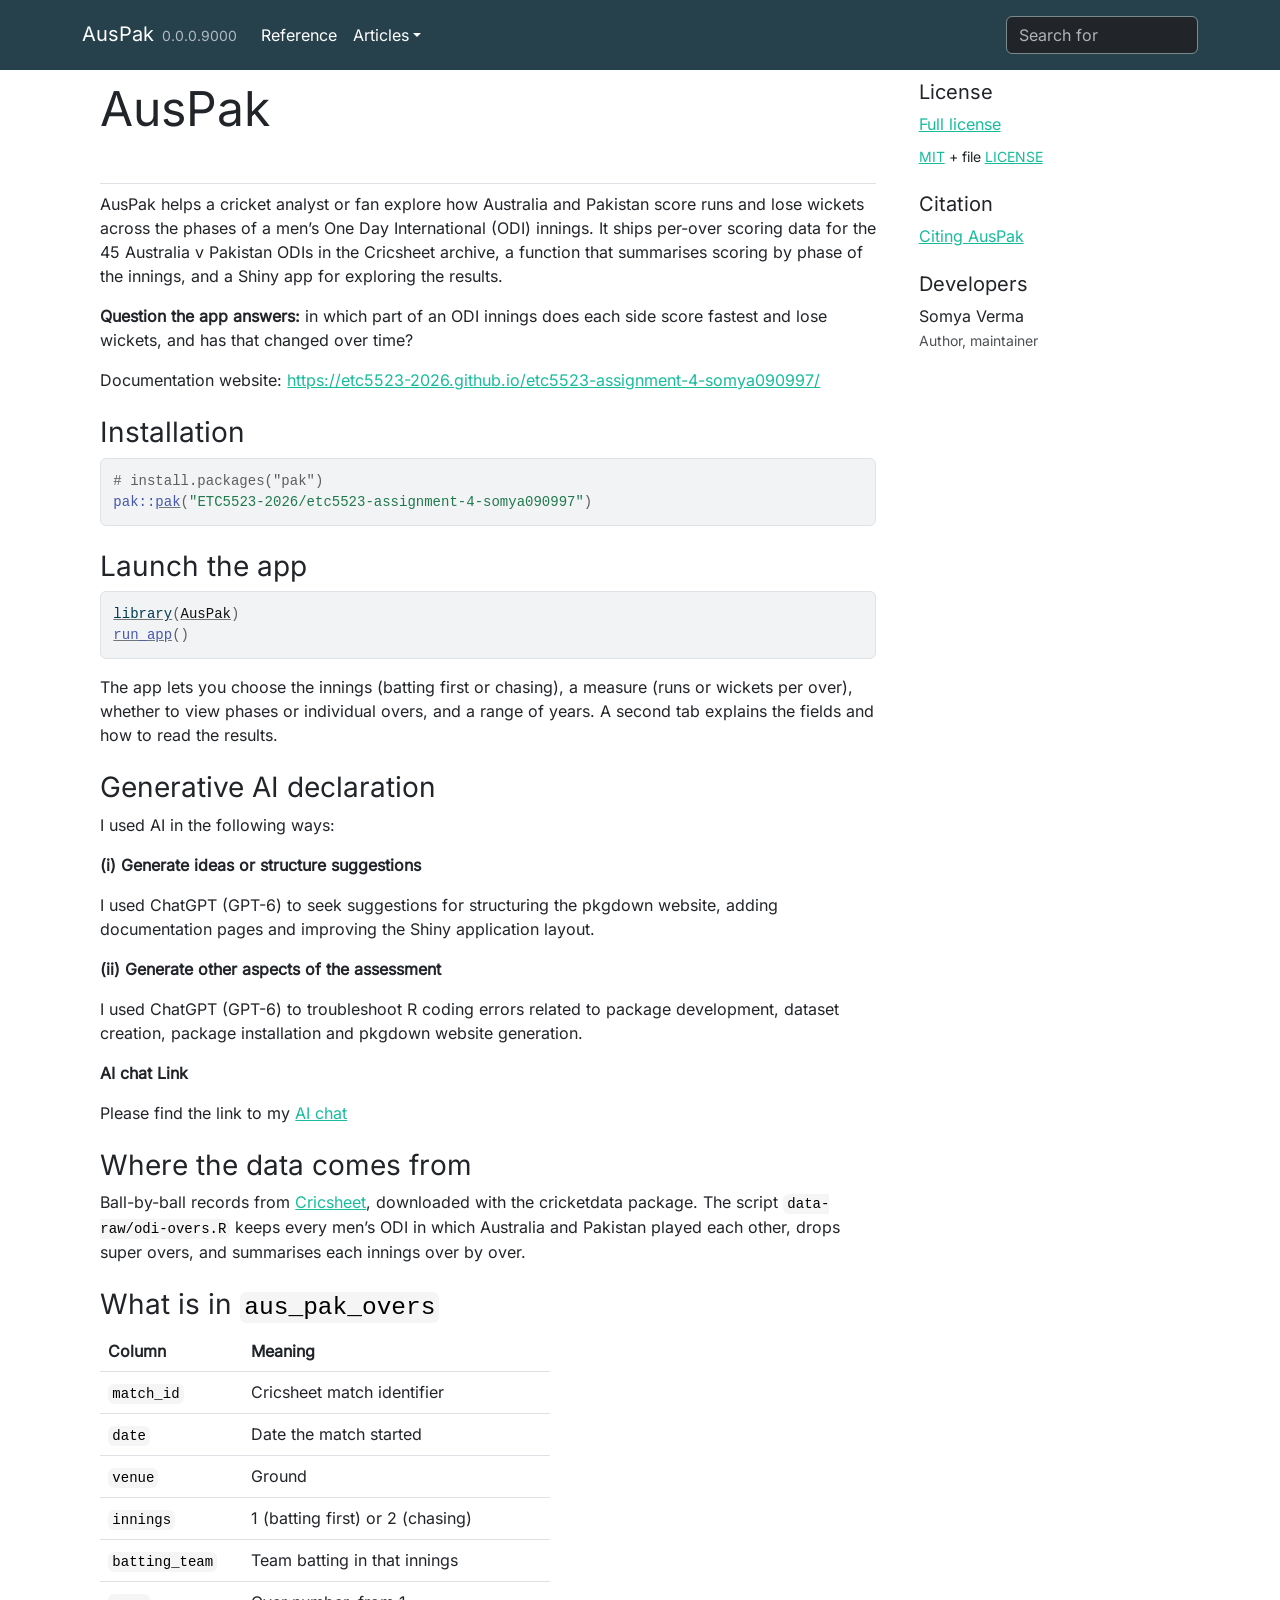
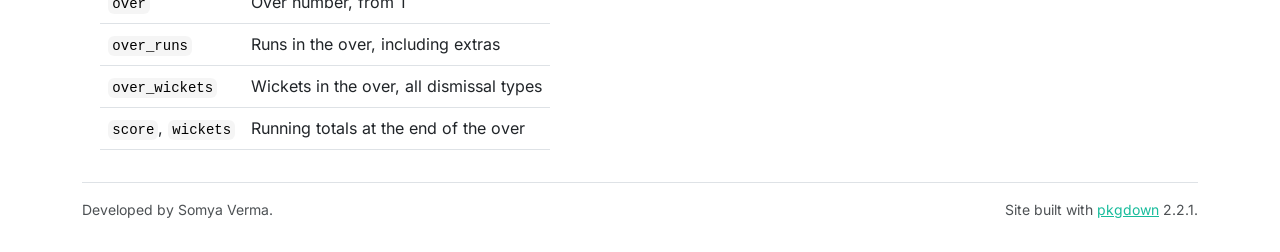
<file: index.html>
<!DOCTYPE html>
<!-- Generated by pkgdown: do not edit by hand --><html lang="en">
<head>
<meta charset="UTF-8">
<meta http-equiv="X-UA-Compatible" content="IE=edge">
<meta name="viewport" content="width=device-width, initial-scale=1, shrink-to-fit=no">
<title>AusPak: Australia v Pakistan ODI scoring • AusPak</title>
<script src="deps/jquery-3.6.0/jquery-3.6.0.min.js"></script><meta name="viewport" content="width=device-width, initial-scale=1, shrink-to-fit=no">
<link href="deps/bootstrap-5.3.8/bootstrap.min.css" rel="stylesheet">
<script src="deps/bootstrap-5.3.8/bootstrap.bundle.min.js"></script><link href="deps/Inter-0.4.10/font.css" rel="stylesheet">
<link href="deps/font-awesome-6.5.2/css/all.min.css" rel="stylesheet">
<link href="deps/font-awesome-6.5.2/css/v4-shims.min.css" rel="stylesheet">
<script src="deps/headroom-0.11.0/headroom.min.js"></script><script src="deps/headroom-0.11.0/jQuery.headroom.min.js"></script><script src="deps/bootstrap-toc-1.0.1/bootstrap-toc.min.js"></script><script src="deps/clipboard.js-2.0.11/clipboard.min.js"></script><script src="deps/search-1.0.0/autocomplete.jquery.min.js"></script><script src="deps/search-1.0.0/fuse.min.js"></script><script src="deps/search-1.0.0/mark.min.js"></script><!-- pkgdown --><script src="pkgdown.js"></script><meta property="og:title" content="AusPak: Australia v Pakistan ODI scoring">
<meta name="description" content="Explore how Australia and Pakistan score runs and lose wickets across the phases of a men's one-day international.
">
<meta property="og:description" content="Explore how Australia and Pakistan score runs and lose wickets across the phases of a men's one-day international.
">
</head>
<body>
    <a href="#main" class="visually-hidden-focusable">Skip to contents</a>


    <nav class="navbar navbar-expand-lg fixed-top bg-primary" data-bs-theme="dark" aria-label="Site navigation"><div class="container">

    <a class="navbar-brand me-2" href="index.html">AusPak</a>

    <small class="nav-text text-muted me-auto" data-bs-toggle="tooltip" data-bs-placement="bottom" title="">0.0.0.9000</small>


    <button class="navbar-toggler" type="button" data-bs-toggle="collapse" data-bs-target="#navbar" aria-controls="navbar" aria-expanded="false" aria-label="Toggle navigation">
      <span class="navbar-toggler-icon"></span>
    </button>

    <div id="navbar" class="collapse navbar-collapse ms-3">
      <ul class="navbar-nav me-auto">
<li class="nav-item"><a class="nav-link" href="reference/index.html">Reference</a></li>
<li class="nav-item dropdown">
  <button class="nav-link dropdown-toggle" type="button" id="dropdown-articles" data-bs-toggle="dropdown" aria-expanded="false" aria-haspopup="true">Articles</button>
  <ul class="dropdown-menu" aria-labelledby="dropdown-articles">
<li><a class="dropdown-item" href="articles/about-the-data.html">About the data</a></li>
    <li><a class="dropdown-item" href="articles/explore-aus-pak.html">Exploring Australia v Pakistan ODI scoring with AusPak</a></li>
  </ul>
</li>
      </ul>
<ul class="navbar-nav">
<li class="nav-item"><form class="form-inline" role="search">
 <input class="form-control" type="search" name="search-input" id="search-input" autocomplete="off" aria-label="Search site" placeholder="Search for" data-search-index="search.json">
</form></li>
      </ul>
</div>


  </div>
</nav><div class="container template-home">
<div class="row">
  <main id="main" class="col-md-9"><div class="section level1">
<div class="page-header"><h1 id="auspak">AusPak<a class="anchor" aria-label="anchor" href="#auspak"></a>
</h1></div>
<p>AusPak helps a cricket analyst or fan explore how Australia and Pakistan score runs and lose wickets across the phases of a men’s One Day International (ODI) innings. It ships per-over scoring data for the 45 Australia v Pakistan ODIs in the Cricsheet archive, a function that summarises scoring by phase of the innings, and a Shiny app for exploring the results.</p>
<p><strong>Question the app answers:</strong> in which part of an ODI innings does each side score fastest and lose wickets, and has that changed over time?</p>
<p>Documentation website: <a href="https://etc5523-2026.github.io/etc5523-assignment-4-somya090997/" class="uri">https://etc5523-2026.github.io/etc5523-assignment-4-somya090997/</a></p>
<div class="section level2">
<h2 id="installation">Installation<a class="anchor" aria-label="anchor" href="#installation"></a>
</h2>
<div class="sourceCode" id="cb1"><pre class="downlit sourceCode r">
<code class="sourceCode R"><span><span class="co"># install.packages("pak")</span></span>
<span><span class="fu">pak</span><span class="fu">::</span><span class="fu"><a href="https://pak.r-lib.org/reference/pak.html" class="external-link">pak</a></span><span class="op">(</span><span class="st">"ETC5523-2026/etc5523-assignment-4-somya090997"</span><span class="op">)</span></span></code></pre></div>
</div>
<div class="section level2">
<h2 id="launch-the-app">Launch the app<a class="anchor" aria-label="anchor" href="#launch-the-app"></a>
</h2>
<div class="sourceCode" id="cb2"><pre class="downlit sourceCode r">
<code class="sourceCode R"><span><span class="kw"><a href="https://rdrr.io/r/base/library.html" class="external-link">library</a></span><span class="op">(</span><span class="va"><a href="https://etc5523-2026.github.io/etc5523-assignment-4-somya090997/">AusPak</a></span><span class="op">)</span></span>
<span><span class="fu"><a href="reference/run_app.html">run_app</a></span><span class="op">(</span><span class="op">)</span></span></code></pre></div>
<p>The app lets you choose the innings (batting first or chasing), a measure (runs or wickets per over), whether to view phases or individual overs, and a range of years. A second tab explains the fields and how to read the results.</p>
<!-- ## Example -->
<!-- `phase_summary()` returns the average runs and wickets per over by phase for -->
<!-- each team. Here, for the chasing innings in matches from 2010 to 2020: -->
<!-- ```{r example} -->
<!-- library(AusPak) -->
<!-- phase_summary(aus_pak_overs, innings = 2, years = c(2010, 2020)) -->
<!-- ``` -->
<!-- Read the `matches` column alongside the averages. Late overs come from -->
<!-- fewer matches because innings end early, so differences built on a handful of -->
<!-- matches are weak evidence. -->
<!-- ## What is in the package -->
<!-- | Component | What it does | -->
<!-- |---|---| -->
<!-- | `aus_pak_overs` | Per-over runs and wickets for each innings of each match, with running totals | -->
<!-- | `phase_summary()` | Average runs and wickets per over by team and phase (or by over), for an innings and range of years | -->
<!-- | `run_app()` | Launches the Shiny app | -->
<!-- The data is built by `data-raw/odi-overs.R`, which downloads the ODI archive -->
<!-- and keeps Australia v Pakistan matches. Phases are overs 1 to 10 (powerplay), -->
<!-- 11 to 40 (middle) and 41 onwards (death). Wickets include all dismissal -->
<!-- types, including run-outs. -->
<!-- ## Data source -->
<!-- Ball-by-ball data from [Cricsheet](https://cricsheet.org), downloaded with -->
<!-- the [cricketdata](https://pkg.robjhyndman.com/cricketdata/) package. Cricsheet -->
<!-- data is shared under an open-data licence; see the Cricsheet site for its -->
<!-- current terms. -->
<!-- The plot styling and the per-over summarising approach are adapted from an -->
<!-- ETC5523 workshop. -->
</div>
<div class="section level2">
<h2 id="generative-ai-declaration">Generative AI declaration<a class="anchor" aria-label="anchor" href="#generative-ai-declaration"></a>
</h2>
<p>I used AI in the following ways:</p>
<p><strong>(i) Generate ideas or structure suggestions</strong></p>
<p>I used ChatGPT (GPT-6) to seek suggestions for structuring the pkgdown website, adding documentation pages and improving the Shiny application layout.</p>
<p><strong>(ii) Generate other aspects of the assessment</strong></p>
<p>I used ChatGPT (GPT-6) to troubleshoot R coding errors related to package development, dataset creation, package installation and pkgdown website generation.</p>
<p><strong>AI chat Link</strong></p>
<p>Please find the link to my <a href="https://chatgpt.com/share/6ae813e4-f970-83ec-93af-a5e3c76fe81a" class="external-link">AI chat</a></p>
</div>
<div class="section level2">
<h2 id="where-the-data-comes-from">Where the data comes from<a class="anchor" aria-label="anchor" href="#where-the-data-comes-from"></a>
</h2>
<p>Ball-by-ball records from <a href="https://cricsheet.org" class="external-link">Cricsheet</a>, downloaded with the cricketdata package. The script <code>data-raw/odi-overs.R</code> keeps every men’s ODI in which Australia and Pakistan played each other, drops super overs, and summarises each innings over by over.</p>
</div>
<div class="section level2">
<h2 id="what-is-in-aus_pak_overs">What is in <code>aus_pak_overs</code>
<a class="anchor" aria-label="anchor" href="#what-is-in-aus_pak_overs"></a>
</h2>
<table class="table">
<thead><tr>
<th>Column</th>
<th>Meaning</th>
</tr></thead>
<tbody>
<tr>
<td><code>match_id</code></td>
<td>Cricsheet match identifier</td>
</tr>
<tr>
<td><code>date</code></td>
<td>Date the match started</td>
</tr>
<tr>
<td><code>venue</code></td>
<td>Ground</td>
</tr>
<tr>
<td><code>innings</code></td>
<td>1 (batting first) or 2 (chasing)</td>
</tr>
<tr>
<td><code>batting_team</code></td>
<td>Team batting in that innings</td>
</tr>
<tr>
<td><code>over</code></td>
<td>Over number, from 1</td>
</tr>
<tr>
<td><code>over_runs</code></td>
<td>Runs in the over, including extras</td>
</tr>
<tr>
<td><code>over_wickets</code></td>
<td>Wickets in the over, all dismissal types</td>
</tr>
<tr>
<td>
<code>score</code>, <code>wickets</code>
</td>
<td>Running totals at the end of the over</td>
</tr>
</tbody>
</table>
</div>
</div>
  </main><aside class="col-md-3"><div class="license">
<h2 data-toc-skip>License</h2>
<ul class="list-unstyled">
<li><a href="LICENSE.html">Full license</a></li>
<li><small><a href="https://opensource.org/licenses/mit-license.php" class="external-link">MIT</a> + file <a href="LICENSE-text.html">LICENSE</a></small></li>
</ul>
</div>


<div class="citation">
<h2 data-toc-skip>Citation</h2>
<ul class="list-unstyled">
<li><a href="authors.html#citation">Citing AusPak</a></li>
</ul>
</div>

<div class="developers">
<h2 data-toc-skip>Developers</h2>
<ul class="list-unstyled">
<li>Somya Verma <br><small class="roles"> Author, maintainer </small>   </li>
</ul>
</div>



  </aside>
</div>


    <footer><div class="pkgdown-footer-left">
  <p>Developed by Somya Verma.</p>
</div>

<div class="pkgdown-footer-right">
  <p>Site built with <a href="https://pkgdown.r-lib.org/" class="external-link">pkgdown</a> 2.2.1.</p>
</div>

    </footer>
</div>





  </body>
</html>
</file>
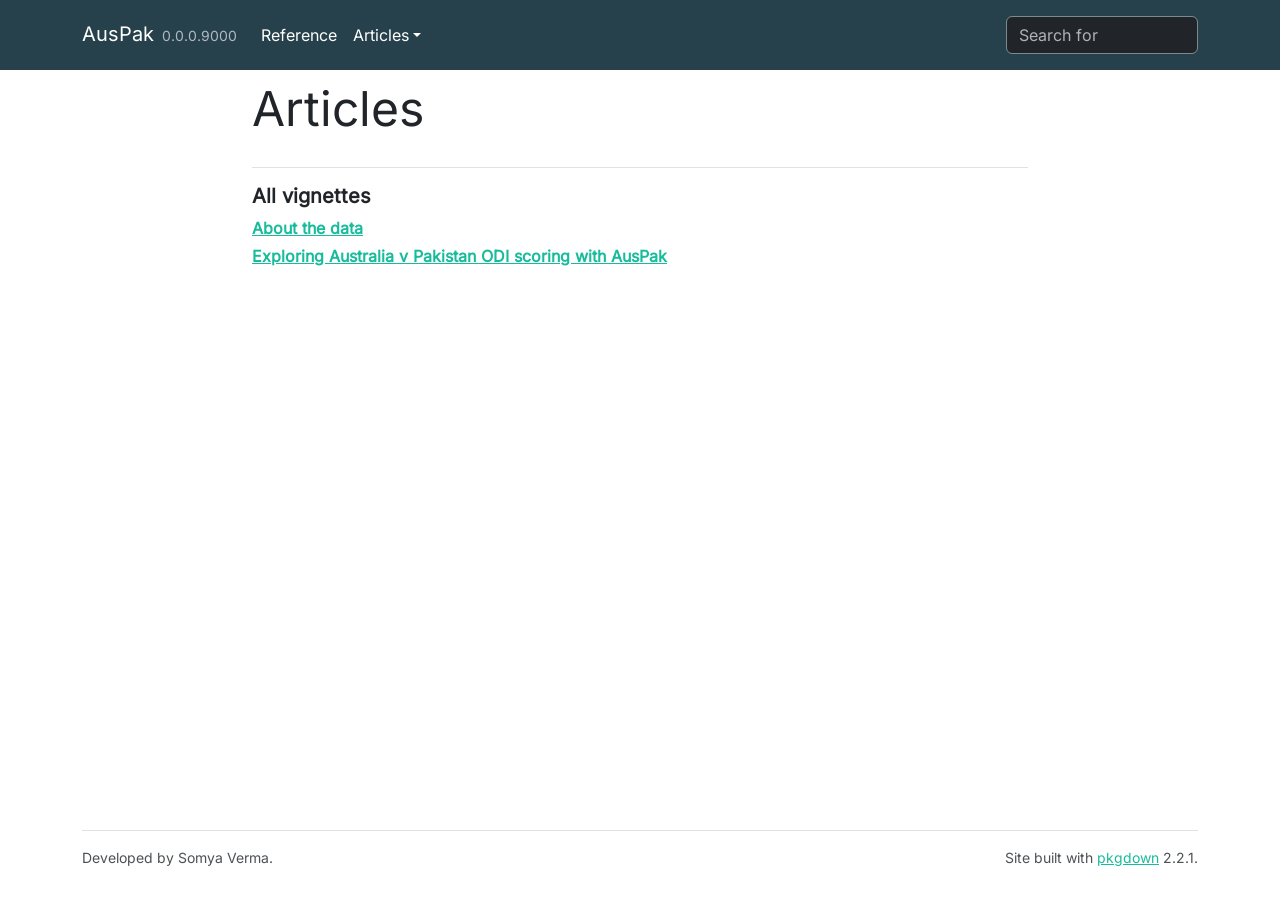
<file: articles/index.html>
<!DOCTYPE html>
<!-- Generated by pkgdown: do not edit by hand --><html lang="en"><head><meta charset="UTF-8"><meta http-equiv="X-UA-Compatible" content="IE=edge"><meta name="viewport" content="width=device-width, initial-scale=1, shrink-to-fit=no"><title>Articles • AusPak</title><script src="../deps/jquery-3.6.0/jquery-3.6.0.min.js"></script><meta name="viewport" content="width=device-width, initial-scale=1, shrink-to-fit=no"><link href="../deps/bootstrap-5.3.8/bootstrap.min.css" rel="stylesheet"><script src="../deps/bootstrap-5.3.8/bootstrap.bundle.min.js"></script><link href="../deps/Inter-0.4.10/font.css" rel="stylesheet"><link href="../deps/font-awesome-6.5.2/css/all.min.css" rel="stylesheet"><link href="../deps/font-awesome-6.5.2/css/v4-shims.min.css" rel="stylesheet"><script src="../deps/headroom-0.11.0/headroom.min.js"></script><script src="../deps/headroom-0.11.0/jQuery.headroom.min.js"></script><script src="../deps/bootstrap-toc-1.0.1/bootstrap-toc.min.js"></script><script src="../deps/clipboard.js-2.0.11/clipboard.min.js"></script><script src="../deps/search-1.0.0/autocomplete.jquery.min.js"></script><script src="../deps/search-1.0.0/fuse.min.js"></script><script src="../deps/search-1.0.0/mark.min.js"></script><!-- pkgdown --><script src="../pkgdown.js"></script><meta property="og:title" content="Articles"></head><body>
    <a href="#main" class="visually-hidden-focusable">Skip to contents</a>


    <nav class="navbar navbar-expand-lg fixed-top bg-primary" data-bs-theme="dark" aria-label="Site navigation"><div class="container">

    <a class="navbar-brand me-2" href="../index.html">AusPak</a>

    <small class="nav-text text-muted me-auto" data-bs-toggle="tooltip" data-bs-placement="bottom" title="">0.0.0.9000</small>


    <button class="navbar-toggler" type="button" data-bs-toggle="collapse" data-bs-target="#navbar" aria-controls="navbar" aria-expanded="false" aria-label="Toggle navigation">
      <span class="navbar-toggler-icon"></span>
    </button>

    <div id="navbar" class="collapse navbar-collapse ms-3">
      <ul class="navbar-nav me-auto"><li class="nav-item"><a class="nav-link" href="../reference/index.html">Reference</a></li>
<li class="nav-item dropdown">
  <button class="nav-link dropdown-toggle" type="button" id="dropdown-articles" data-bs-toggle="dropdown" aria-expanded="false" aria-haspopup="true">Articles</button>
  <ul class="dropdown-menu" aria-labelledby="dropdown-articles"><li><a class="dropdown-item" href="../articles/about-the-data.html">About the data</a></li>
    <li><a class="dropdown-item" href="../articles/explore-aus-pak.html">Exploring Australia v Pakistan ODI scoring with AusPak</a></li>
  </ul></li>
      </ul><ul class="navbar-nav"><li class="nav-item"><form class="form-inline" role="search">
 <input class="form-control" type="search" name="search-input" id="search-input" autocomplete="off" aria-label="Search site" placeholder="Search for" data-search-index="../search.json"></form></li>
      </ul></div>


  </div>
</nav><div class="container template-article-index">
<div class="row">
  <main id="main" class="col-md-9"><div class="page-header">

      <h1>Articles</h1>
    </div>

    <div class="section ">
      <h3>All vignettes</h3>
      <div class="section-desc"></div>

      <dl><dt><a href="about-the-data.html">About the data</a></dt>
        <dd>
        </dd><dt><a href="explore-aus-pak.html">Exploring Australia v Pakistan ODI scoring with AusPak</a></dt>
        <dd>
      </dd></dl></div>
  </main></div>


    <footer><div class="pkgdown-footer-left">
  <p>Developed by Somya Verma.</p>
</div>

<div class="pkgdown-footer-right">
  <p>Site built with <a href="https://pkgdown.r-lib.org/" class="external-link">pkgdown</a> 2.2.1.</p>
</div>

    </footer></div>





  </body></html>
</file>
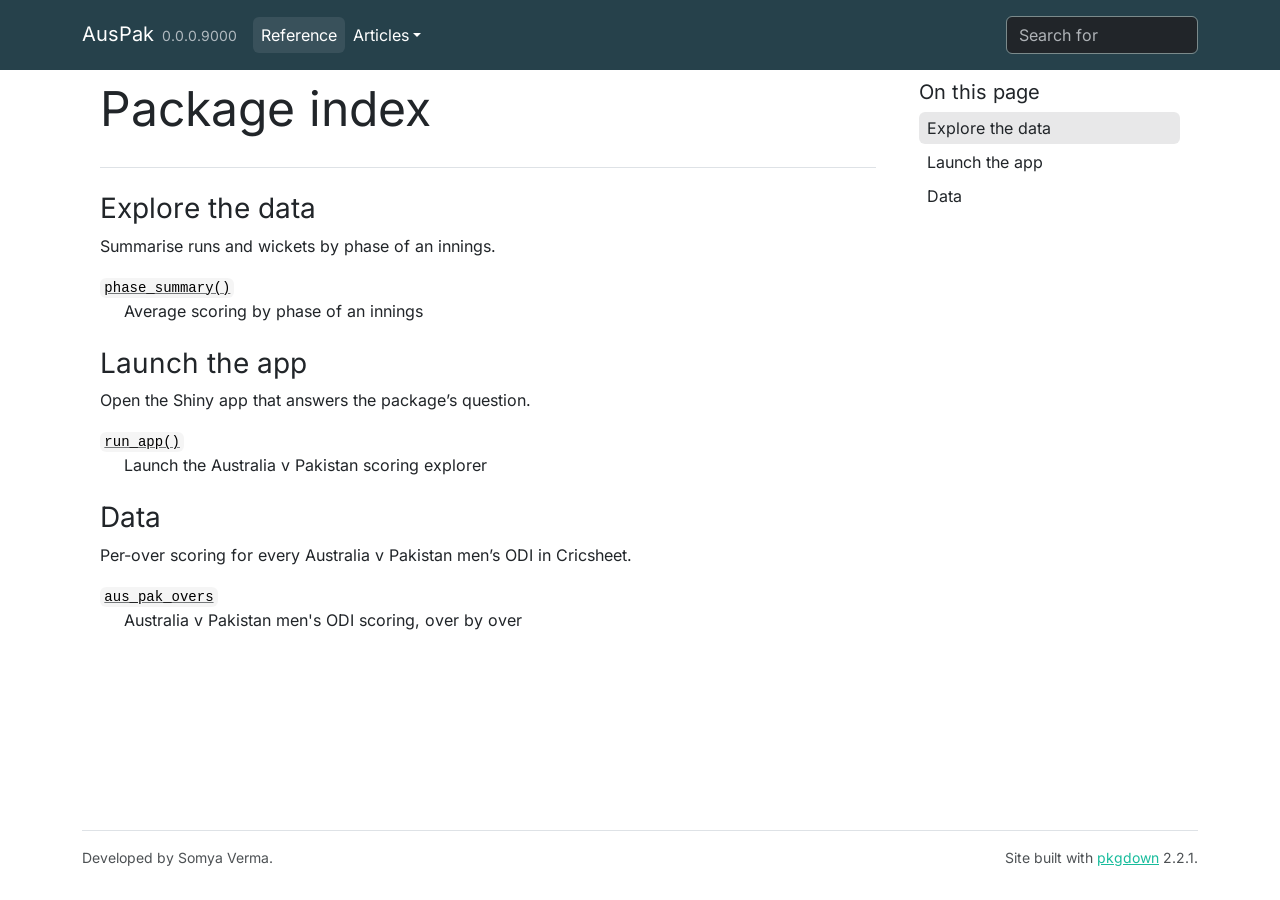
<file: reference/index.html>
<!DOCTYPE html>
<!-- Generated by pkgdown: do not edit by hand --><html lang="en"><head><meta charset="UTF-8"><meta http-equiv="X-UA-Compatible" content="IE=edge"><meta name="viewport" content="width=device-width, initial-scale=1, shrink-to-fit=no"><title>Package index • AusPak</title><script src="../deps/jquery-3.6.0/jquery-3.6.0.min.js"></script><meta name="viewport" content="width=device-width, initial-scale=1, shrink-to-fit=no"><link href="../deps/bootstrap-5.3.8/bootstrap.min.css" rel="stylesheet"><script src="../deps/bootstrap-5.3.8/bootstrap.bundle.min.js"></script><link href="../deps/Inter-0.4.10/font.css" rel="stylesheet"><link href="../deps/font-awesome-6.5.2/css/all.min.css" rel="stylesheet"><link href="../deps/font-awesome-6.5.2/css/v4-shims.min.css" rel="stylesheet"><script src="../deps/headroom-0.11.0/headroom.min.js"></script><script src="../deps/headroom-0.11.0/jQuery.headroom.min.js"></script><script src="../deps/bootstrap-toc-1.0.1/bootstrap-toc.min.js"></script><script src="../deps/clipboard.js-2.0.11/clipboard.min.js"></script><script src="../deps/search-1.0.0/autocomplete.jquery.min.js"></script><script src="../deps/search-1.0.0/fuse.min.js"></script><script src="../deps/search-1.0.0/mark.min.js"></script><!-- pkgdown --><script src="../pkgdown.js"></script><meta property="og:title" content="Package index"></head><body>
    <a href="#main" class="visually-hidden-focusable">Skip to contents</a>


    <nav class="navbar navbar-expand-lg fixed-top bg-primary" data-bs-theme="dark" aria-label="Site navigation"><div class="container">

    <a class="navbar-brand me-2" href="../index.html">AusPak</a>

    <small class="nav-text text-muted me-auto" data-bs-toggle="tooltip" data-bs-placement="bottom" title="">0.0.0.9000</small>


    <button class="navbar-toggler" type="button" data-bs-toggle="collapse" data-bs-target="#navbar" aria-controls="navbar" aria-expanded="false" aria-label="Toggle navigation">
      <span class="navbar-toggler-icon"></span>
    </button>

    <div id="navbar" class="collapse navbar-collapse ms-3">
      <ul class="navbar-nav me-auto"><li class="active nav-item"><a class="nav-link" href="../reference/index.html">Reference</a></li>
<li class="nav-item dropdown">
  <button class="nav-link dropdown-toggle" type="button" id="dropdown-articles" data-bs-toggle="dropdown" aria-expanded="false" aria-haspopup="true">Articles</button>
  <ul class="dropdown-menu" aria-labelledby="dropdown-articles"><li><a class="dropdown-item" href="../articles/about-the-data.html">About the data</a></li>
    <li><a class="dropdown-item" href="../articles/explore-aus-pak.html">Exploring Australia v Pakistan ODI scoring with AusPak</a></li>
  </ul></li>
      </ul><ul class="navbar-nav"><li class="nav-item"><form class="form-inline" role="search">
 <input class="form-control" type="search" name="search-input" id="search-input" autocomplete="off" aria-label="Search site" placeholder="Search for" data-search-index="../search.json"></form></li>
      </ul></div>


  </div>
</nav><div class="container template-reference-index">
<div class="row">
  <main id="main" class="col-md-9"><div class="page-header">

      <h1>Package index</h1>
    </div>

    <div class="section level2">
      <h2 id="explore-the-data">Explore the data<a class="anchor" aria-label="anchor" href="#explore-the-data"></a></h2>

      <div class="section-desc"><p>Summarise runs and wickets by phase of an innings.</p></div>

      <dl></dl></div><div class="section level2">




      <dl><dt>

          <code><a href="phase_summary.html">phase_summary()</a></code>

        </dt>
        <dd>Average scoring by phase of an innings</dd>
      </dl></div><div class="section level2">
      <h2 id="launch-the-app">Launch the app<a class="anchor" aria-label="anchor" href="#launch-the-app"></a></h2>

      <div class="section-desc"><p>Open the Shiny app that answers the package’s question.</p></div>

      <dl></dl></div><div class="section level2">




      <dl><dt>

          <code><a href="run_app.html">run_app()</a></code>

        </dt>
        <dd>Launch the Australia v Pakistan scoring explorer</dd>
      </dl></div><div class="section level2">
      <h2 id="data">Data<a class="anchor" aria-label="anchor" href="#data"></a></h2>

      <div class="section-desc"><p>Per-over scoring for every Australia v Pakistan men’s ODI in Cricsheet.</p></div>

      <dl></dl></div><div class="section level2">




      <dl><dt>

          <code><a href="aus_pak_overs.html">aus_pak_overs</a></code>

        </dt>
        <dd>Australia v Pakistan men's ODI scoring, over by over</dd>
      </dl></div>
  </main><aside class="col-md-3"><nav id="toc" aria-label="Table of contents"><h2>On this page</h2>
    </nav></aside></div>


    <footer><div class="pkgdown-footer-left">
  <p>Developed by Somya Verma.</p>
</div>

<div class="pkgdown-footer-right">
  <p>Site built with <a href="https://pkgdown.r-lib.org/" class="external-link">pkgdown</a> 2.2.1.</p>
</div>

    </footer></div>





  </body></html>
</file>
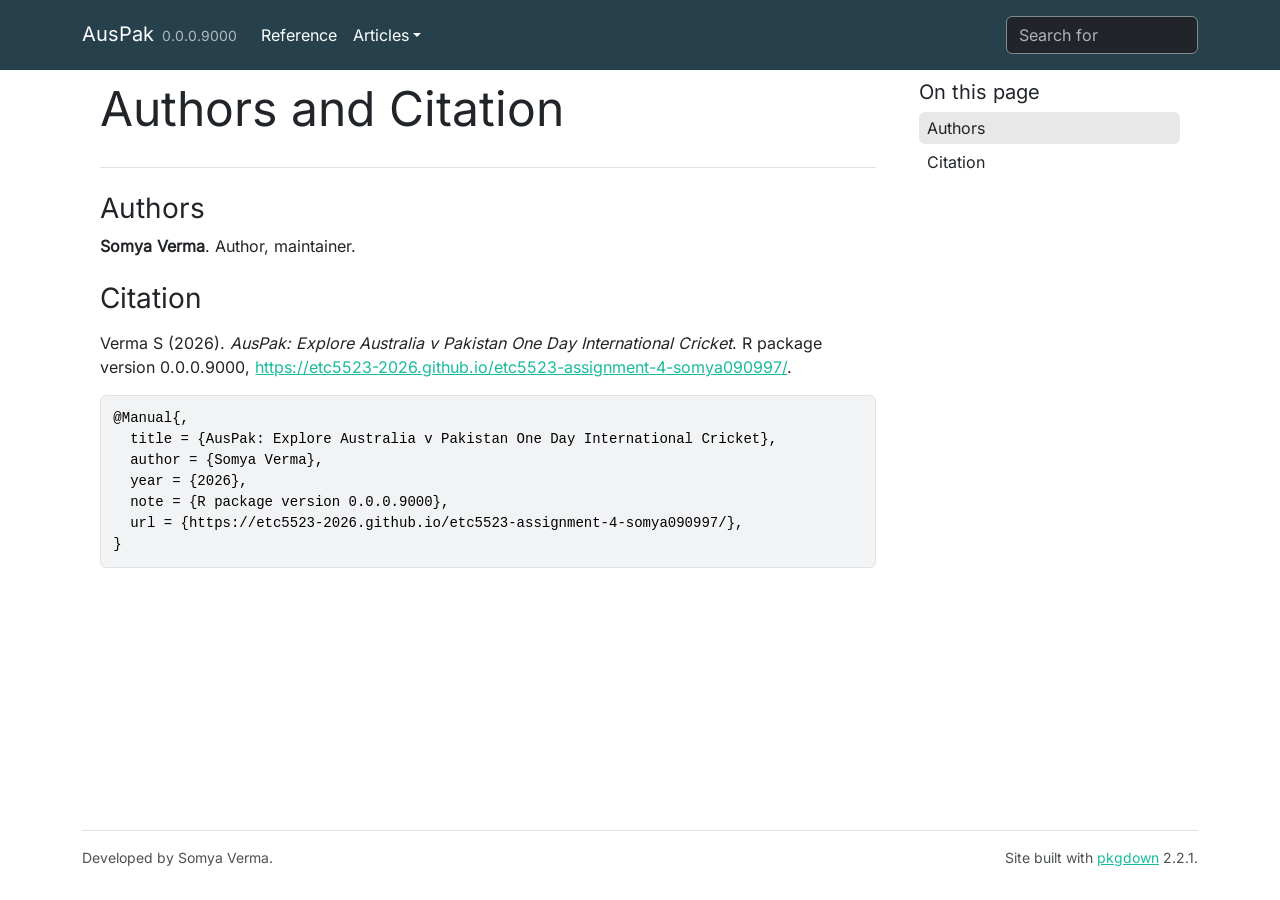
<file: authors.html>
<!DOCTYPE html>
<!-- Generated by pkgdown: do not edit by hand --><html lang="en"><head><meta charset="UTF-8"><meta http-equiv="X-UA-Compatible" content="IE=edge"><meta name="viewport" content="width=device-width, initial-scale=1, shrink-to-fit=no"><title>Authors and Citation • AusPak</title><script src="deps/jquery-3.6.0/jquery-3.6.0.min.js"></script><meta name="viewport" content="width=device-width, initial-scale=1, shrink-to-fit=no"><link href="deps/bootstrap-5.3.8/bootstrap.min.css" rel="stylesheet"><script src="deps/bootstrap-5.3.8/bootstrap.bundle.min.js"></script><link href="deps/Inter-0.4.10/font.css" rel="stylesheet"><link href="deps/font-awesome-6.5.2/css/all.min.css" rel="stylesheet"><link href="deps/font-awesome-6.5.2/css/v4-shims.min.css" rel="stylesheet"><script src="deps/headroom-0.11.0/headroom.min.js"></script><script src="deps/headroom-0.11.0/jQuery.headroom.min.js"></script><script src="deps/bootstrap-toc-1.0.1/bootstrap-toc.min.js"></script><script src="deps/clipboard.js-2.0.11/clipboard.min.js"></script><script src="deps/search-1.0.0/autocomplete.jquery.min.js"></script><script src="deps/search-1.0.0/fuse.min.js"></script><script src="deps/search-1.0.0/mark.min.js"></script><!-- pkgdown --><script src="pkgdown.js"></script><meta property="og:title" content="Authors and Citation"></head><body>
    <a href="#main" class="visually-hidden-focusable">Skip to contents</a>


    <nav class="navbar navbar-expand-lg fixed-top bg-primary" data-bs-theme="dark" aria-label="Site navigation"><div class="container">

    <a class="navbar-brand me-2" href="index.html">AusPak</a>

    <small class="nav-text text-muted me-auto" data-bs-toggle="tooltip" data-bs-placement="bottom" title="">0.0.0.9000</small>


    <button class="navbar-toggler" type="button" data-bs-toggle="collapse" data-bs-target="#navbar" aria-controls="navbar" aria-expanded="false" aria-label="Toggle navigation">
      <span class="navbar-toggler-icon"></span>
    </button>

    <div id="navbar" class="collapse navbar-collapse ms-3">
      <ul class="navbar-nav me-auto"><li class="nav-item"><a class="nav-link" href="reference/index.html">Reference</a></li>
<li class="nav-item dropdown">
  <button class="nav-link dropdown-toggle" type="button" id="dropdown-articles" data-bs-toggle="dropdown" aria-expanded="false" aria-haspopup="true">Articles</button>
  <ul class="dropdown-menu" aria-labelledby="dropdown-articles"><li><a class="dropdown-item" href="articles/about-the-data.html">About the data</a></li>
    <li><a class="dropdown-item" href="articles/explore-aus-pak.html">Exploring Australia v Pakistan ODI scoring with AusPak</a></li>
  </ul></li>
      </ul><ul class="navbar-nav"><li class="nav-item"><form class="form-inline" role="search">
 <input class="form-control" type="search" name="search-input" id="search-input" autocomplete="off" aria-label="Search site" placeholder="Search for" data-search-index="search.json"></form></li>
      </ul></div>


  </div>
</nav><div class="container template-citation-authors">
<div class="row">
  <main id="main" class="col-md-9"><div class="page-header">

      <h1>Authors and Citation</h1>
    </div>

    <div class="section level2">
      <h2>Authors</h2>

      <ul class="list-unstyled"><li>
          <p><strong>Somya Verma</strong>. Author, maintainer.
          </p>
        </li>
      </ul></div>

    <div class="section level2">
      <h2 id="citation">Citation</h2>
      <p></p>

      <p>Verma S (2026).
<em>AusPak: Explore Australia v Pakistan One Day International Cricket</em>.
R package version 0.0.0.9000, <a href="https://etc5523-2026.github.io/etc5523-assignment-4-somya090997/">https://etc5523-2026.github.io/etc5523-assignment-4-somya090997/</a>.
</p>
      <pre>@Manual{,
  title = {AusPak: Explore Australia v Pakistan One Day International Cricket},
  author = {Somya Verma},
  year = {2026},
  note = {R package version 0.0.0.9000},
  url = {https://etc5523-2026.github.io/etc5523-assignment-4-somya090997/},
}</pre>
    </div>

  </main><aside class="col-md-3"><nav id="toc" aria-label="Table of contents"><h2>On this page</h2>
    </nav></aside></div>


    <footer><div class="pkgdown-footer-left">
  <p>Developed by Somya Verma.</p>
</div>

<div class="pkgdown-footer-right">
  <p>Site built with <a href="https://pkgdown.r-lib.org/" class="external-link">pkgdown</a> 2.2.1.</p>
</div>

    </footer></div>





  </body></html>
</file>
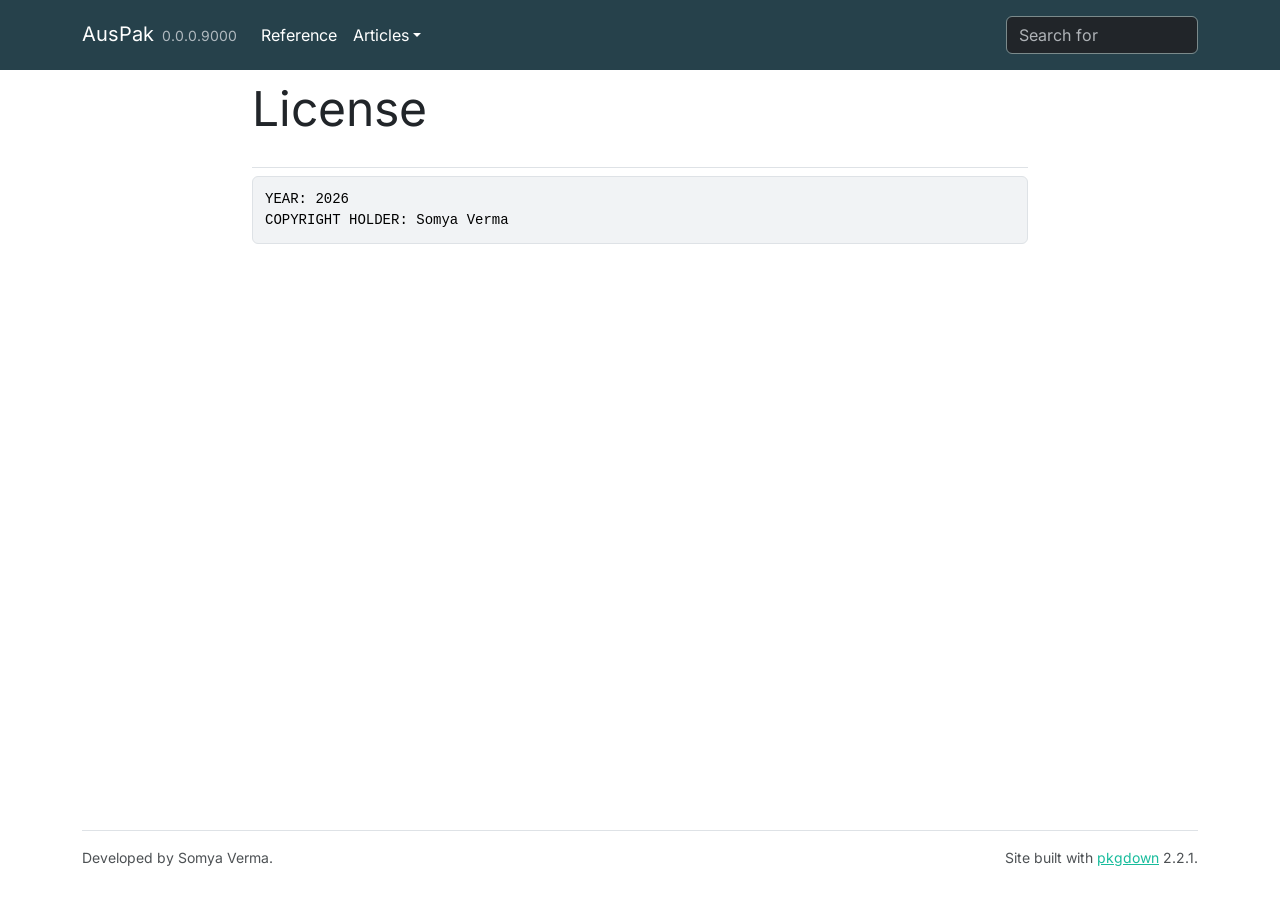
<file: LICENSE-text.html>
<!DOCTYPE html>
<!-- Generated by pkgdown: do not edit by hand --><html lang="en"><head><meta charset="UTF-8"><meta http-equiv="X-UA-Compatible" content="IE=edge"><meta name="viewport" content="width=device-width, initial-scale=1, shrink-to-fit=no"><title>License • AusPak</title><script src="deps/jquery-3.6.0/jquery-3.6.0.min.js"></script><meta name="viewport" content="width=device-width, initial-scale=1, shrink-to-fit=no"><link href="deps/bootstrap-5.3.8/bootstrap.min.css" rel="stylesheet"><script src="deps/bootstrap-5.3.8/bootstrap.bundle.min.js"></script><link href="deps/Inter-0.4.10/font.css" rel="stylesheet"><link href="deps/font-awesome-6.5.2/css/all.min.css" rel="stylesheet"><link href="deps/font-awesome-6.5.2/css/v4-shims.min.css" rel="stylesheet"><script src="deps/headroom-0.11.0/headroom.min.js"></script><script src="deps/headroom-0.11.0/jQuery.headroom.min.js"></script><script src="deps/bootstrap-toc-1.0.1/bootstrap-toc.min.js"></script><script src="deps/clipboard.js-2.0.11/clipboard.min.js"></script><script src="deps/search-1.0.0/autocomplete.jquery.min.js"></script><script src="deps/search-1.0.0/fuse.min.js"></script><script src="deps/search-1.0.0/mark.min.js"></script><!-- pkgdown --><script src="pkgdown.js"></script><meta property="og:title" content="License"></head><body>
    <a href="#main" class="visually-hidden-focusable">Skip to contents</a>


    <nav class="navbar navbar-expand-lg fixed-top bg-primary" data-bs-theme="dark" aria-label="Site navigation"><div class="container">

    <a class="navbar-brand me-2" href="index.html">AusPak</a>

    <small class="nav-text text-muted me-auto" data-bs-toggle="tooltip" data-bs-placement="bottom" title="">0.0.0.9000</small>


    <button class="navbar-toggler" type="button" data-bs-toggle="collapse" data-bs-target="#navbar" aria-controls="navbar" aria-expanded="false" aria-label="Toggle navigation">
      <span class="navbar-toggler-icon"></span>
    </button>

    <div id="navbar" class="collapse navbar-collapse ms-3">
      <ul class="navbar-nav me-auto"><li class="nav-item"><a class="nav-link" href="reference/index.html">Reference</a></li>
<li class="nav-item dropdown">
  <button class="nav-link dropdown-toggle" type="button" id="dropdown-articles" data-bs-toggle="dropdown" aria-expanded="false" aria-haspopup="true">Articles</button>
  <ul class="dropdown-menu" aria-labelledby="dropdown-articles"><li><a class="dropdown-item" href="articles/about-the-data.html">About the data</a></li>
    <li><a class="dropdown-item" href="articles/explore-aus-pak.html">Exploring Australia v Pakistan ODI scoring with AusPak</a></li>
  </ul></li>
      </ul><ul class="navbar-nav"><li class="nav-item"><form class="form-inline" role="search">
 <input class="form-control" type="search" name="search-input" id="search-input" autocomplete="off" aria-label="Search site" placeholder="Search for" data-search-index="search.json"></form></li>
      </ul></div>


  </div>
</nav><div class="container template-title-body">
<div class="row">
  <main id="main" class="col-md-9"><div class="page-header">

      <h1>License</h1>

    </div>

<pre>YEAR: 2026
COPYRIGHT HOLDER: Somya Verma
</pre>

  </main></div>


    <footer><div class="pkgdown-footer-left">
  <p>Developed by Somya Verma.</p>
</div>

<div class="pkgdown-footer-right">
  <p>Site built with <a href="https://pkgdown.r-lib.org/" class="external-link">pkgdown</a> 2.2.1.</p>
</div>

    </footer></div>





  </body></html>
</file>
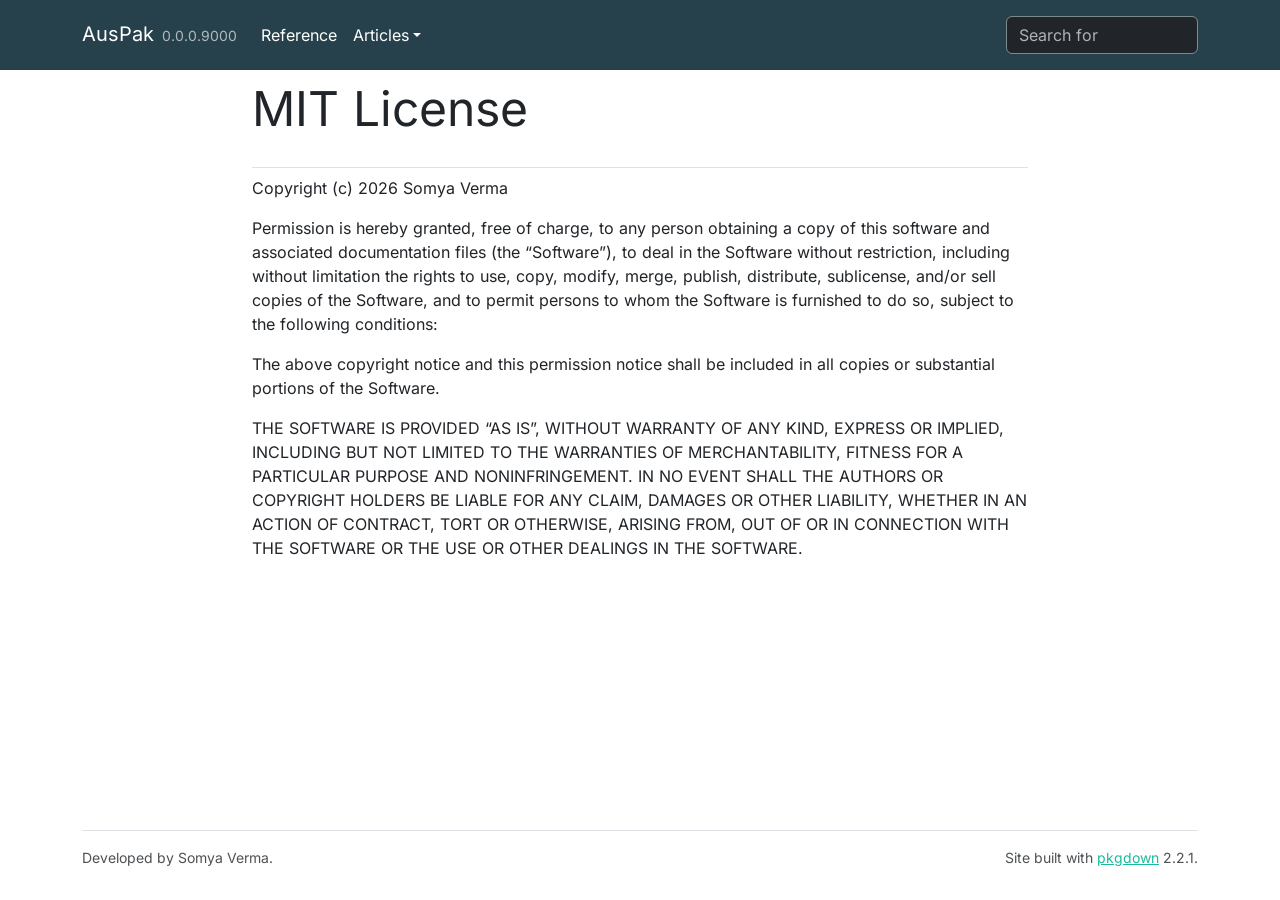
<file: LICENSE.html>
<!DOCTYPE html>
<!-- Generated by pkgdown: do not edit by hand --><html lang="en"><head><meta charset="UTF-8"><meta http-equiv="X-UA-Compatible" content="IE=edge"><meta name="viewport" content="width=device-width, initial-scale=1, shrink-to-fit=no"><title>MIT License • AusPak</title><script src="deps/jquery-3.6.0/jquery-3.6.0.min.js"></script><meta name="viewport" content="width=device-width, initial-scale=1, shrink-to-fit=no"><link href="deps/bootstrap-5.3.8/bootstrap.min.css" rel="stylesheet"><script src="deps/bootstrap-5.3.8/bootstrap.bundle.min.js"></script><link href="deps/Inter-0.4.10/font.css" rel="stylesheet"><link href="deps/font-awesome-6.5.2/css/all.min.css" rel="stylesheet"><link href="deps/font-awesome-6.5.2/css/v4-shims.min.css" rel="stylesheet"><script src="deps/headroom-0.11.0/headroom.min.js"></script><script src="deps/headroom-0.11.0/jQuery.headroom.min.js"></script><script src="deps/bootstrap-toc-1.0.1/bootstrap-toc.min.js"></script><script src="deps/clipboard.js-2.0.11/clipboard.min.js"></script><script src="deps/search-1.0.0/autocomplete.jquery.min.js"></script><script src="deps/search-1.0.0/fuse.min.js"></script><script src="deps/search-1.0.0/mark.min.js"></script><!-- pkgdown --><script src="pkgdown.js"></script><meta property="og:title" content="MIT License"></head><body>
    <a href="#main" class="visually-hidden-focusable">Skip to contents</a>


    <nav class="navbar navbar-expand-lg fixed-top bg-primary" data-bs-theme="dark" aria-label="Site navigation"><div class="container">

    <a class="navbar-brand me-2" href="index.html">AusPak</a>

    <small class="nav-text text-muted me-auto" data-bs-toggle="tooltip" data-bs-placement="bottom" title="">0.0.0.9000</small>


    <button class="navbar-toggler" type="button" data-bs-toggle="collapse" data-bs-target="#navbar" aria-controls="navbar" aria-expanded="false" aria-label="Toggle navigation">
      <span class="navbar-toggler-icon"></span>
    </button>

    <div id="navbar" class="collapse navbar-collapse ms-3">
      <ul class="navbar-nav me-auto"><li class="nav-item"><a class="nav-link" href="reference/index.html">Reference</a></li>
<li class="nav-item dropdown">
  <button class="nav-link dropdown-toggle" type="button" id="dropdown-articles" data-bs-toggle="dropdown" aria-expanded="false" aria-haspopup="true">Articles</button>
  <ul class="dropdown-menu" aria-labelledby="dropdown-articles"><li><a class="dropdown-item" href="articles/about-the-data.html">About the data</a></li>
    <li><a class="dropdown-item" href="articles/explore-aus-pak.html">Exploring Australia v Pakistan ODI scoring with AusPak</a></li>
  </ul></li>
      </ul><ul class="navbar-nav"><li class="nav-item"><form class="form-inline" role="search">
 <input class="form-control" type="search" name="search-input" id="search-input" autocomplete="off" aria-label="Search site" placeholder="Search for" data-search-index="search.json"></form></li>
      </ul></div>


  </div>
</nav><div class="container template-title-body">
<div class="row">
  <main id="main" class="col-md-9"><div class="page-header">

      <h1>MIT License</h1>

    </div>

<div id="mit-license" class="section level1">

<p>Copyright (c) 2026 Somya Verma</p>
<p>Permission is hereby granted, free of charge, to any person obtaining a copy of this software and associated documentation files (the “Software”), to deal in the Software without restriction, including without limitation the rights to use, copy, modify, merge, publish, distribute, sublicense, and/or sell copies of the Software, and to permit persons to whom the Software is furnished to do so, subject to the following conditions:</p>
<p>The above copyright notice and this permission notice shall be included in all copies or substantial portions of the Software.</p>
<p>THE SOFTWARE IS PROVIDED “AS IS”, WITHOUT WARRANTY OF ANY KIND, EXPRESS OR IMPLIED, INCLUDING BUT NOT LIMITED TO THE WARRANTIES OF MERCHANTABILITY, FITNESS FOR A PARTICULAR PURPOSE AND NONINFRINGEMENT. IN NO EVENT SHALL THE AUTHORS OR COPYRIGHT HOLDERS BE LIABLE FOR ANY CLAIM, DAMAGES OR OTHER LIABILITY, WHETHER IN AN ACTION OF CONTRACT, TORT OR OTHERWISE, ARISING FROM, OUT OF OR IN CONNECTION WITH THE SOFTWARE OR THE USE OR OTHER DEALINGS IN THE SOFTWARE.</p>
</div>

  </main></div>


    <footer><div class="pkgdown-footer-left">
  <p>Developed by Somya Verma.</p>
</div>

<div class="pkgdown-footer-right">
  <p>Site built with <a href="https://pkgdown.r-lib.org/" class="external-link">pkgdown</a> 2.2.1.</p>
</div>

    </footer></div>





  </body></html>
</file>
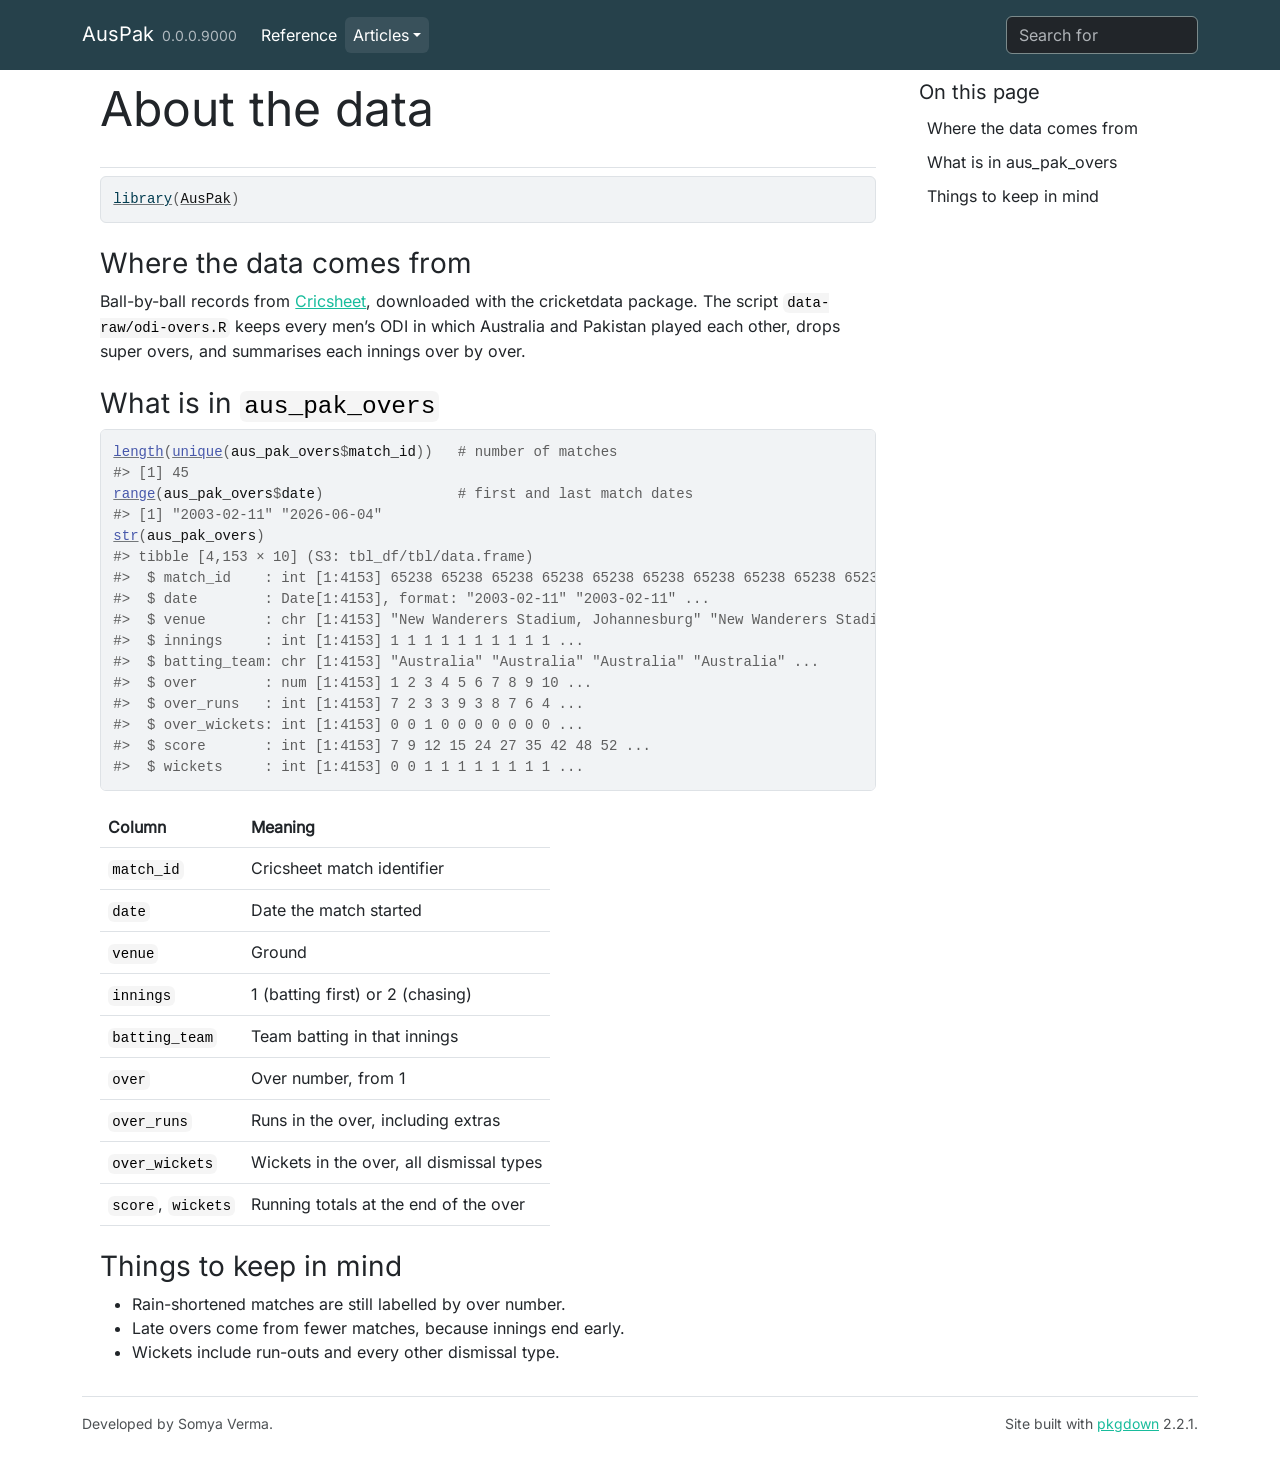
<file: articles/about-the-data.html>
<!DOCTYPE html>
<!-- Generated by pkgdown: do not edit by hand --><html lang="en">
<head>
<meta charset="UTF-8">
<meta http-equiv="X-UA-Compatible" content="IE=edge">
<meta name="viewport" content="width=device-width, initial-scale=1, shrink-to-fit=no">
<title>About the data • AusPak</title>
<script src="../deps/jquery-3.6.0/jquery-3.6.0.min.js"></script><meta name="viewport" content="width=device-width, initial-scale=1, shrink-to-fit=no">
<link href="../deps/bootstrap-5.3.8/bootstrap.min.css" rel="stylesheet">
<script src="../deps/bootstrap-5.3.8/bootstrap.bundle.min.js"></script><link href="../deps/Inter-0.4.10/font.css" rel="stylesheet">
<link href="../deps/font-awesome-6.5.2/css/all.min.css" rel="stylesheet">
<link href="../deps/font-awesome-6.5.2/css/v4-shims.min.css" rel="stylesheet">
<script src="../deps/headroom-0.11.0/headroom.min.js"></script><script src="../deps/headroom-0.11.0/jQuery.headroom.min.js"></script><script src="../deps/bootstrap-toc-1.0.1/bootstrap-toc.min.js"></script><script src="../deps/clipboard.js-2.0.11/clipboard.min.js"></script><script src="../deps/search-1.0.0/autocomplete.jquery.min.js"></script><script src="../deps/search-1.0.0/fuse.min.js"></script><script src="../deps/search-1.0.0/mark.min.js"></script><!-- pkgdown --><script src="../pkgdown.js"></script><meta property="og:title" content="About the data">
</head>
<body>
    <a href="#main" class="visually-hidden-focusable">Skip to contents</a>


    <nav class="navbar navbar-expand-lg fixed-top bg-primary" data-bs-theme="dark" aria-label="Site navigation"><div class="container">

    <a class="navbar-brand me-2" href="../index.html">AusPak</a>

    <small class="nav-text text-muted me-auto" data-bs-toggle="tooltip" data-bs-placement="bottom" title="">0.0.0.9000</small>


    <button class="navbar-toggler" type="button" data-bs-toggle="collapse" data-bs-target="#navbar" aria-controls="navbar" aria-expanded="false" aria-label="Toggle navigation">
      <span class="navbar-toggler-icon"></span>
    </button>

    <div id="navbar" class="collapse navbar-collapse ms-3">
      <ul class="navbar-nav me-auto">
<li class="nav-item"><a class="nav-link" href="../reference/index.html">Reference</a></li>
<li class="active nav-item dropdown">
  <button class="nav-link dropdown-toggle" type="button" id="dropdown-articles" data-bs-toggle="dropdown" aria-expanded="false" aria-haspopup="true">Articles</button>
  <ul class="dropdown-menu" aria-labelledby="dropdown-articles">
<li><a class="dropdown-item" href="../articles/about-the-data.html">About the data</a></li>
    <li><a class="dropdown-item" href="../articles/explore-aus-pak.html">Exploring Australia v Pakistan ODI scoring with AusPak</a></li>
  </ul>
</li>
      </ul>
<ul class="navbar-nav">
<li class="nav-item"><form class="form-inline" role="search">
 <input class="form-control" type="search" name="search-input" id="search-input" autocomplete="off" aria-label="Search site" placeholder="Search for" data-search-index="../search.json">
</form></li>
      </ul>
</div>


  </div>
</nav><div class="container template-article">




<div class="row">
  <main id="main" class="col-md-9"><div class="page-header">

      <h1>About the data</h1>
            
      

      <div class="d-none name"><code>about-the-data.Rmd</code></div>
    </div>

    
    
<div class="sourceCode" id="cb1"><pre class="downlit sourceCode r">
<code class="sourceCode R"><span><span class="kw"><a href="https://rdrr.io/r/base/library.html" class="external-link">library</a></span><span class="op">(</span><span class="va"><a href="https://etc5523-2026.github.io/etc5523-assignment-4-somya090997/">AusPak</a></span><span class="op">)</span></span></code></pre></div>
<div class="section level2">
<h2 id="where-the-data-comes-from">Where the data comes from<a class="anchor" aria-label="anchor" href="#where-the-data-comes-from"></a>
</h2>
<p>Ball-by-ball records from <a href="https://cricsheet.org" class="external-link">Cricsheet</a>, downloaded with the
cricketdata package. The script <code>data-raw/odi-overs.R</code> keeps
every men’s ODI in which Australia and Pakistan played each other, drops
super overs, and summarises each innings over by over.</p>
</div>
<div class="section level2">
<h2 id="what-is-in-aus_pak_overs">What is in <code>aus_pak_overs</code><a class="anchor" aria-label="anchor" href="#what-is-in-aus_pak_overs"></a>
</h2>
<div class="sourceCode" id="cb2"><pre class="downlit sourceCode r">
<code class="sourceCode R"><span><span class="fu"><a href="https://rdrr.io/r/base/length.html" class="external-link">length</a></span><span class="op">(</span><span class="fu"><a href="https://rdrr.io/r/base/unique.html" class="external-link">unique</a></span><span class="op">(</span><span class="va">aus_pak_overs</span><span class="op">$</span><span class="va">match_id</span><span class="op">)</span><span class="op">)</span>   <span class="co"># number of matches</span></span>
<span><span class="co">#&gt; [1] 45</span></span>
<span><span class="fu"><a href="https://rdrr.io/r/base/range.html" class="external-link">range</a></span><span class="op">(</span><span class="va">aus_pak_overs</span><span class="op">$</span><span class="va">date</span><span class="op">)</span>                <span class="co"># first and last match dates</span></span>
<span><span class="co">#&gt; [1] "2003-02-11" "2026-06-04"</span></span>
<span><span class="fu"><a href="https://rdrr.io/r/utils/str.html" class="external-link">str</a></span><span class="op">(</span><span class="va">aus_pak_overs</span><span class="op">)</span></span>
<span><span class="co">#&gt; tibble [4,153 × 10] (S3: tbl_df/tbl/data.frame)</span></span>
<span><span class="co">#&gt;  $ match_id    : int [1:4153] 65238 65238 65238 65238 65238 65238 65238 65238 65238 65238 ...</span></span>
<span><span class="co">#&gt;  $ date        : Date[1:4153], format: "2003-02-11" "2003-02-11" ...</span></span>
<span><span class="co">#&gt;  $ venue       : chr [1:4153] "New Wanderers Stadium, Johannesburg" "New Wanderers Stadium, Johannesburg" "New Wanderers Stadium, Johannesburg" "New Wanderers Stadium, Johannesburg" ...</span></span>
<span><span class="co">#&gt;  $ innings     : int [1:4153] 1 1 1 1 1 1 1 1 1 1 ...</span></span>
<span><span class="co">#&gt;  $ batting_team: chr [1:4153] "Australia" "Australia" "Australia" "Australia" ...</span></span>
<span><span class="co">#&gt;  $ over        : num [1:4153] 1 2 3 4 5 6 7 8 9 10 ...</span></span>
<span><span class="co">#&gt;  $ over_runs   : int [1:4153] 7 2 3 3 9 3 8 7 6 4 ...</span></span>
<span><span class="co">#&gt;  $ over_wickets: int [1:4153] 0 0 1 0 0 0 0 0 0 0 ...</span></span>
<span><span class="co">#&gt;  $ score       : int [1:4153] 7 9 12 15 24 27 35 42 48 52 ...</span></span>
<span><span class="co">#&gt;  $ wickets     : int [1:4153] 0 0 1 1 1 1 1 1 1 1 ...</span></span></code></pre></div>
<table class="table">
<thead><tr class="header">
<th>Column</th>
<th>Meaning</th>
</tr></thead>
<tbody>
<tr class="odd">
<td><code>match_id</code></td>
<td>Cricsheet match identifier</td>
</tr>
<tr class="even">
<td><code>date</code></td>
<td>Date the match started</td>
</tr>
<tr class="odd">
<td><code>venue</code></td>
<td>Ground</td>
</tr>
<tr class="even">
<td><code>innings</code></td>
<td>1 (batting first) or 2 (chasing)</td>
</tr>
<tr class="odd">
<td><code>batting_team</code></td>
<td>Team batting in that innings</td>
</tr>
<tr class="even">
<td><code>over</code></td>
<td>Over number, from 1</td>
</tr>
<tr class="odd">
<td><code>over_runs</code></td>
<td>Runs in the over, including extras</td>
</tr>
<tr class="even">
<td><code>over_wickets</code></td>
<td>Wickets in the over, all dismissal types</td>
</tr>
<tr class="odd">
<td>
<code>score</code>, <code>wickets</code>
</td>
<td>Running totals at the end of the over</td>
</tr>
</tbody>
</table>
</div>
<div class="section level2">
<h2 id="things-to-keep-in-mind">Things to keep in mind<a class="anchor" aria-label="anchor" href="#things-to-keep-in-mind"></a>
</h2>
<ul>
<li>Rain-shortened matches are still labelled by over number.</li>
<li>Late overs come from fewer matches, because innings end early.</li>
<li>Wickets include run-outs and every other dismissal type.</li>
</ul>
</div>
  </main><aside class="col-md-3"><nav id="toc" aria-label="Table of contents"><h2>On this page</h2>
    </nav></aside>
</div>



    <footer><div class="pkgdown-footer-left">
  <p>Developed by Somya Verma.</p>
</div>

<div class="pkgdown-footer-right">
  <p>Site built with <a href="https://pkgdown.r-lib.org/" class="external-link">pkgdown</a> 2.2.1.</p>
</div>

    </footer>
</div>





  </body>
</html>
</file>
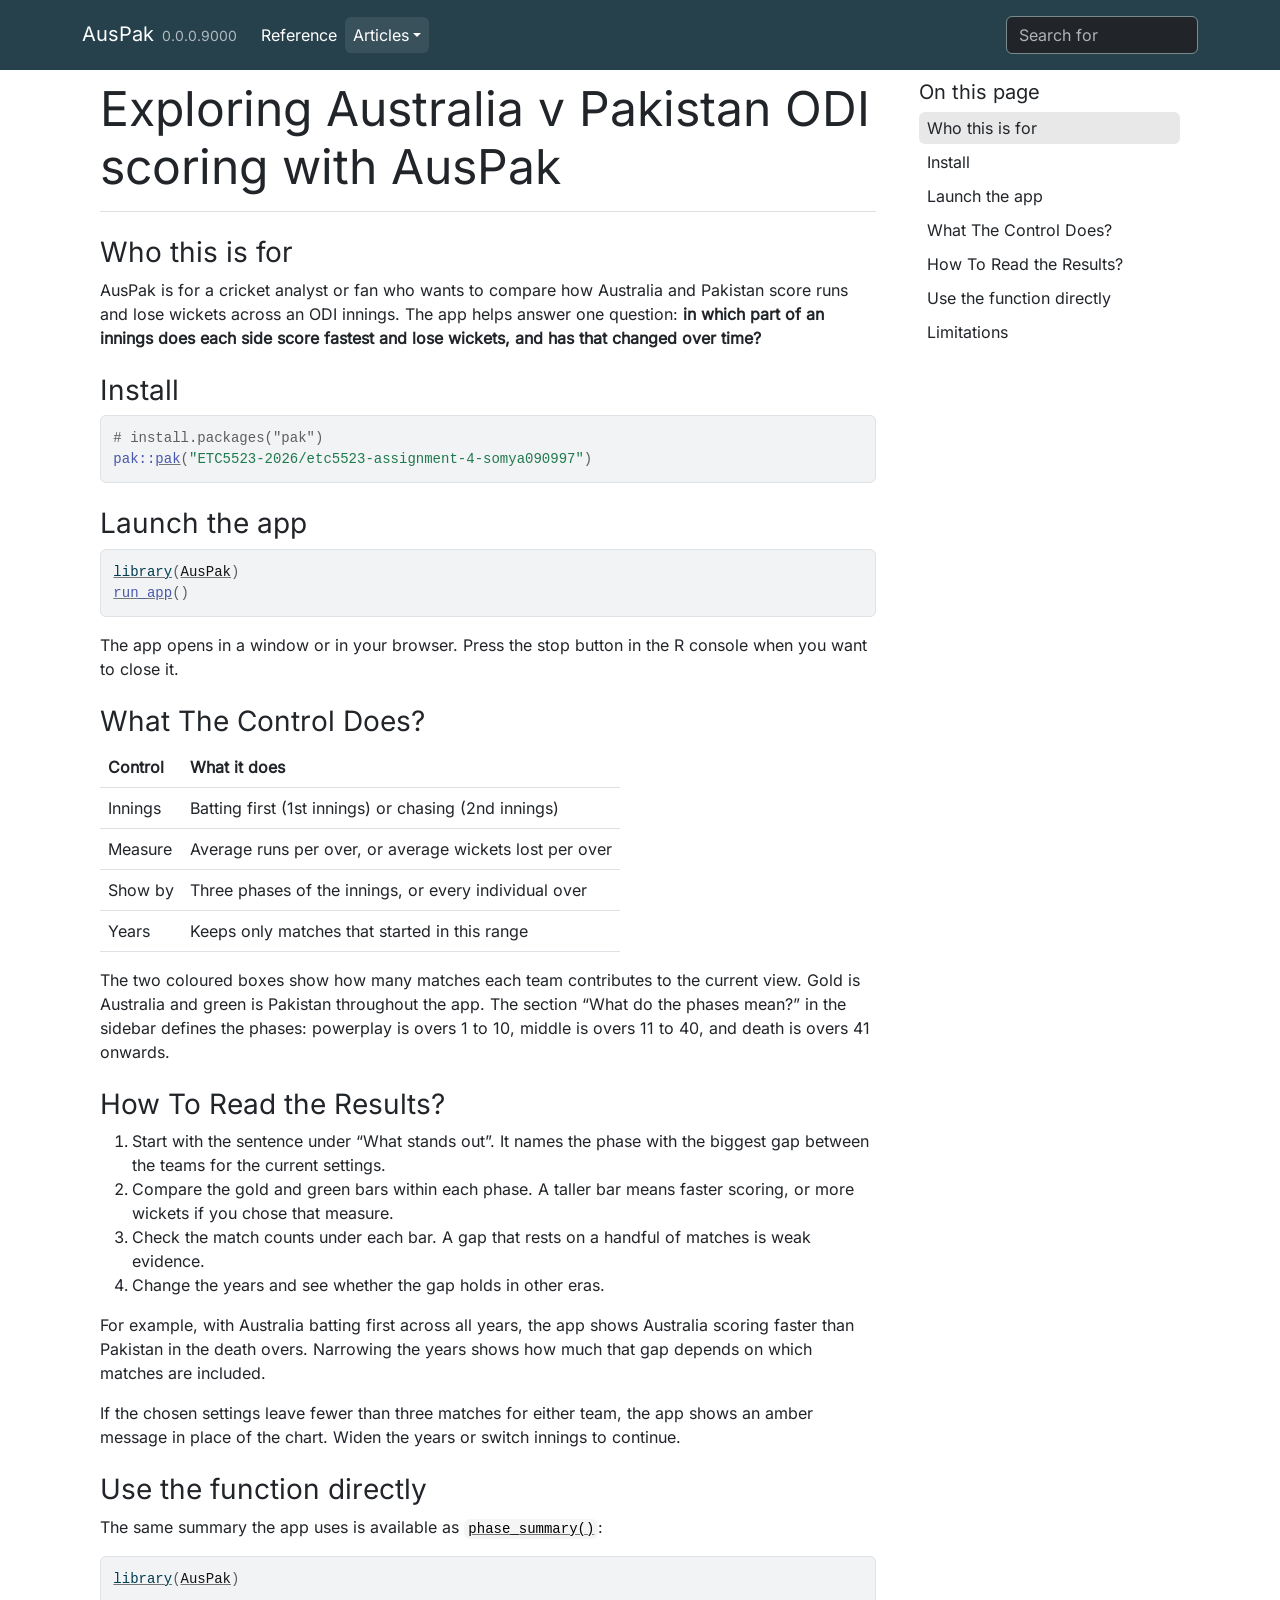
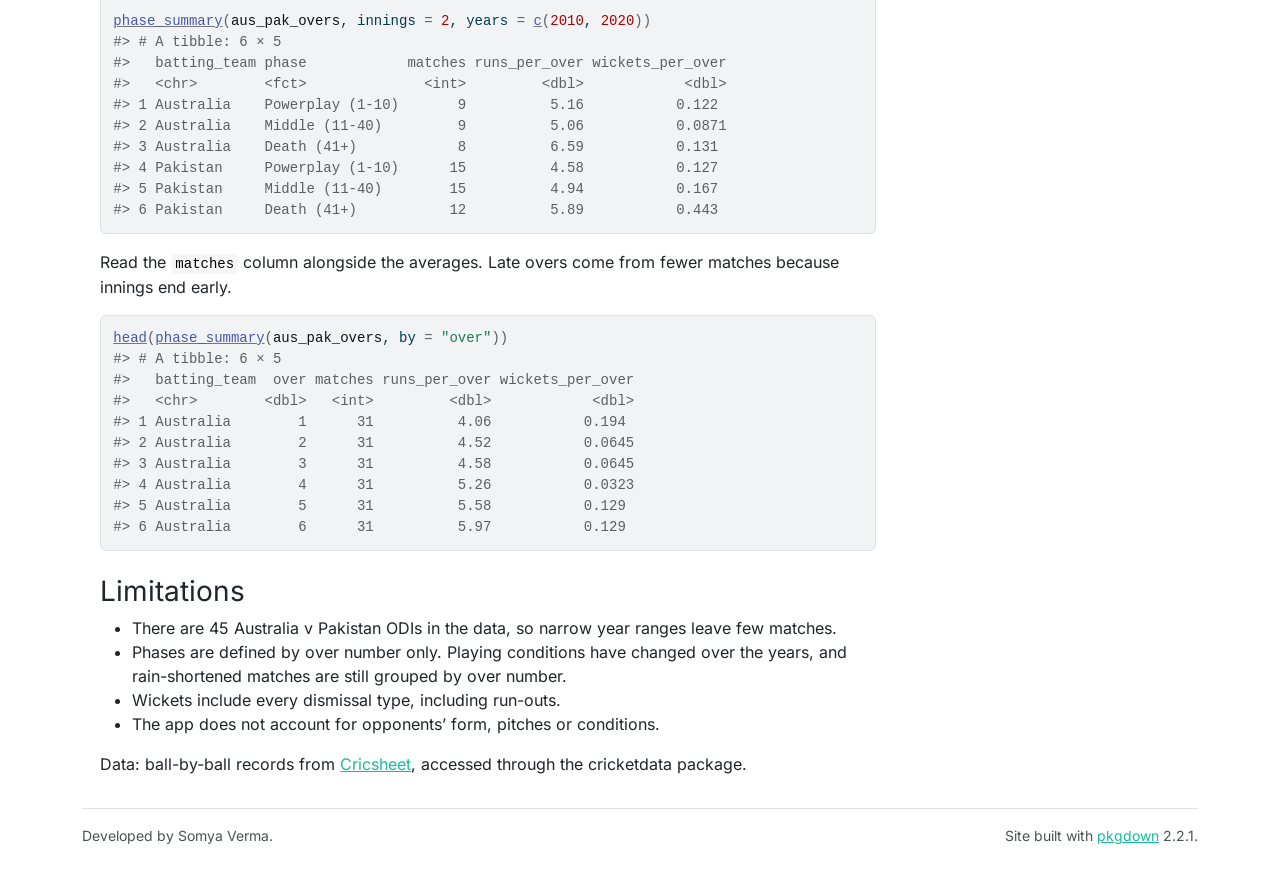
<file: articles/explore-aus-pak.html>
<!DOCTYPE html>
<!-- Generated by pkgdown: do not edit by hand --><html lang="en">
<head>
<meta charset="UTF-8">
<meta http-equiv="X-UA-Compatible" content="IE=edge">
<meta name="viewport" content="width=device-width, initial-scale=1, shrink-to-fit=no">
<title>Exploring Australia v Pakistan ODI scoring with AusPak • AusPak</title>
<script src="../deps/jquery-3.6.0/jquery-3.6.0.min.js"></script><meta name="viewport" content="width=device-width, initial-scale=1, shrink-to-fit=no">
<link href="../deps/bootstrap-5.3.8/bootstrap.min.css" rel="stylesheet">
<script src="../deps/bootstrap-5.3.8/bootstrap.bundle.min.js"></script><link href="../deps/Inter-0.4.10/font.css" rel="stylesheet">
<link href="../deps/font-awesome-6.5.2/css/all.min.css" rel="stylesheet">
<link href="../deps/font-awesome-6.5.2/css/v4-shims.min.css" rel="stylesheet">
<script src="../deps/headroom-0.11.0/headroom.min.js"></script><script src="../deps/headroom-0.11.0/jQuery.headroom.min.js"></script><script src="../deps/bootstrap-toc-1.0.1/bootstrap-toc.min.js"></script><script src="../deps/clipboard.js-2.0.11/clipboard.min.js"></script><script src="../deps/search-1.0.0/autocomplete.jquery.min.js"></script><script src="../deps/search-1.0.0/fuse.min.js"></script><script src="../deps/search-1.0.0/mark.min.js"></script><script src="explore-aus-pak_files/libs/quarto-html/popper.min.js"></script><script src="explore-aus-pak_files/libs/quarto-html/tippy.umd.min.js"></script><link href="explore-aus-pak_files/libs/quarto-html/tippy.css" rel="stylesheet">
<link href="explore-aus-pak_files/libs/quarto-html/light-border.css" rel="stylesheet">
<!-- pkgdown --><script src="../pkgdown.js"></script><meta property="og:title" content="Exploring Australia v Pakistan ODI scoring with AusPak">
</head>
<body>
    <a href="#main" class="visually-hidden-focusable">Skip to contents</a>


    <nav class="navbar navbar-expand-lg fixed-top bg-primary" data-bs-theme="dark" aria-label="Site navigation"><div class="container">

    <a class="navbar-brand me-2" href="../index.html">AusPak</a>

    <small class="nav-text text-muted me-auto" data-bs-toggle="tooltip" data-bs-placement="bottom" title="">0.0.0.9000</small>


    <button class="navbar-toggler" type="button" data-bs-toggle="collapse" data-bs-target="#navbar" aria-controls="navbar" aria-expanded="false" aria-label="Toggle navigation">
      <span class="navbar-toggler-icon"></span>
    </button>

    <div id="navbar" class="collapse navbar-collapse ms-3">
      <ul class="navbar-nav me-auto">
<li class="nav-item"><a class="nav-link" href="../reference/index.html">Reference</a></li>
<li class="active nav-item dropdown">
  <button class="nav-link dropdown-toggle" type="button" id="dropdown-articles" data-bs-toggle="dropdown" aria-expanded="false" aria-haspopup="true">Articles</button>
  <ul class="dropdown-menu" aria-labelledby="dropdown-articles">
<li><a class="dropdown-item" href="../articles/about-the-data.html">About the data</a></li>
    <li><a class="dropdown-item" href="../articles/explore-aus-pak.html">Exploring Australia v Pakistan ODI scoring with AusPak</a></li>
  </ul>
</li>
      </ul>
<ul class="navbar-nav">
<li class="nav-item"><form class="form-inline" role="search">
 <input class="form-control" type="search" name="search-input" id="search-input" autocomplete="off" aria-label="Search site" placeholder="Search for" data-search-index="../search.json">
</form></li>
      </ul>
</div>


  </div>
</nav><div class="container template-quarto">
<div class="row">
  <main id="main" class="col-md-9"><div class="page-header">

      <h1>Exploring Australia v Pakistan ODI scoring with AusPak</h1>





      <div class="d-none name"><code></code></div>
    </div>






    <section class="level2"><h2 id="who-this-is-for">Who this is for<a class="anchor" aria-label="anchor" href="#who-this-is-for"></a>
</h2>
<p>AusPak is for a cricket analyst or fan who wants to compare how Australia and Pakistan score runs and lose wickets across an ODI innings. The app helps answer one question: <strong>in which part of an innings does each side score fastest and lose wickets, and has that changed over time?</strong></p>
</section><section class="level2"><h2 id="install">Install<a class="anchor" aria-label="anchor" href="#install"></a>
</h2>
<div class="cell">
<div class="sourceCode cell-code" id="cb1"><pre class="downlit sourceCode r">
<code class="sourceCode R"><span><span class="co"># install.packages("pak")</span></span>
<span><span class="fu">pak</span><span class="fu">::</span><span class="fu"><a href="https://pak.r-lib.org/reference/pak.html" class="external-link">pak</a></span><span class="op">(</span><span class="st">"ETC5523-2026/etc5523-assignment-4-somya090997"</span><span class="op">)</span></span></code></pre></div>
</div>
</section><section class="level2"><h2 id="launch-the-app">Launch the app<a class="anchor" aria-label="anchor" href="#launch-the-app"></a>
</h2>
<div class="cell">
<div class="sourceCode cell-code" id="cb2"><pre class="downlit sourceCode r">
<code class="sourceCode R"><span><span class="kw"><a href="https://rdrr.io/r/base/library.html" class="external-link">library</a></span><span class="op">(</span><span class="va"><a href="https://etc5523-2026.github.io/etc5523-assignment-4-somya090997/">AusPak</a></span><span class="op">)</span></span>
<span><span class="fu"><a href="../reference/run_app.html">run_app</a></span><span class="op">(</span><span class="op">)</span></span></code></pre></div>
</div>
<p>The app opens in a window or in your browser. Press the stop button in the R console when you want to close it.</p>
</section><section class="level2"><h2 id="what-the-control-does">What The Control Does?<a class="anchor" aria-label="anchor" href="#what-the-control-does"></a>
</h2>
<table class="table caption-top">
<thead><tr class="header">
<th>Control</th>
<th>What it does</th>
</tr></thead>
<tbody>
<tr class="odd">
<td>Innings</td>
<td>Batting first (1st innings) or chasing (2nd innings)</td>
</tr>
<tr class="even">
<td>Measure</td>
<td>Average runs per over, or average wickets lost per over</td>
</tr>
<tr class="odd">
<td>Show by</td>
<td>Three phases of the innings, or every individual over</td>
</tr>
<tr class="even">
<td>Years</td>
<td>Keeps only matches that started in this range</td>
</tr>
</tbody>
</table>
<p>The two coloured boxes show how many matches each team contributes to the current view. Gold is Australia and green is Pakistan throughout the app. The section “What do the phases mean?” in the sidebar defines the phases: powerplay is overs 1 to 10, middle is overs 11 to 40, and death is overs 41 onwards.</p>
</section><section class="level2"><h2 id="how-to-read-the-results">How To Read the Results?<a class="anchor" aria-label="anchor" href="#how-to-read-the-results"></a>
</h2>
<ol type="1">
<li>Start with the sentence under “What stands out”. It names the phase with the biggest gap between the teams for the current settings.</li>
<li>Compare the gold and green bars within each phase. A taller bar means faster scoring, or more wickets if you chose that measure.</li>
<li>Check the match counts under each bar. A gap that rests on a handful of matches is weak evidence.</li>
<li>Change the years and see whether the gap holds in other eras.</li>
</ol>
<p>For example, with Australia batting first across all years, the app shows Australia scoring faster than Pakistan in the death overs. Narrowing the years shows how much that gap depends on which matches are included.</p>
<p>If the chosen settings leave fewer than three matches for either team, the app shows an amber message in place of the chart. Widen the years or switch innings to continue.</p>
</section><section class="level2"><h2 id="use-the-function-directly">Use the function directly<a class="anchor" aria-label="anchor" href="#use-the-function-directly"></a>
</h2>
<p>The same summary the app uses is available as <code><a href="../reference/phase_summary.html">phase_summary()</a></code>:</p>
<div class="cell">
<div class="sourceCode cell-code" id="cb3"><pre class="downlit sourceCode r">
<code class="sourceCode R"><span><span class="kw"><a href="https://rdrr.io/r/base/library.html" class="external-link">library</a></span><span class="op">(</span><span class="va"><a href="https://etc5523-2026.github.io/etc5523-assignment-4-somya090997/">AusPak</a></span><span class="op">)</span></span>
<span></span>
<span><span class="fu"><a href="../reference/phase_summary.html">phase_summary</a></span><span class="op">(</span><span class="va">aus_pak_overs</span>, innings <span class="op">=</span> <span class="fl">2</span>, years <span class="op">=</span> <span class="fu"><a href="https://rdrr.io/r/base/c.html" class="external-link">c</a></span><span class="op">(</span><span class="fl">2010</span>, <span class="fl">2020</span><span class="op">)</span><span class="op">)</span></span>
<span><span class="co">#&gt; # A tibble: 6 × 5</span></span>
<span><span class="co">#&gt;   batting_team phase            matches runs_per_over wickets_per_over</span></span>
<span><span class="co">#&gt;   &lt;chr&gt;        &lt;fct&gt;              &lt;int&gt;         &lt;dbl&gt;            &lt;dbl&gt;</span></span>
<span><span class="co">#&gt; 1 Australia    Powerplay (1-10)       9          5.16           0.122 </span></span>
<span><span class="co">#&gt; 2 Australia    Middle (11-40)         9          5.06           0.0871</span></span>
<span><span class="co">#&gt; 3 Australia    Death (41+)            8          6.59           0.131 </span></span>
<span><span class="co">#&gt; 4 Pakistan     Powerplay (1-10)      15          4.58           0.127 </span></span>
<span><span class="co">#&gt; 5 Pakistan     Middle (11-40)        15          4.94           0.167 </span></span>
<span><span class="co">#&gt; 6 Pakistan     Death (41+)           12          5.89           0.443</span></span></code></pre></div>
</div>
<p>Read the <code>matches</code> column alongside the averages. Late overs come from fewer matches because innings end early.</p>
<div class="cell">
<div class="sourceCode cell-code" id="cb4"><pre class="downlit sourceCode r">
<code class="sourceCode R"><span><span class="fu"><a href="https://rdrr.io/r/utils/head.html" class="external-link">head</a></span><span class="op">(</span><span class="fu"><a href="../reference/phase_summary.html">phase_summary</a></span><span class="op">(</span><span class="va">aus_pak_overs</span>, by <span class="op">=</span> <span class="st">"over"</span><span class="op">)</span><span class="op">)</span></span>
<span><span class="co">#&gt; # A tibble: 6 × 5</span></span>
<span><span class="co">#&gt;   batting_team  over matches runs_per_over wickets_per_over</span></span>
<span><span class="co">#&gt;   &lt;chr&gt;        &lt;dbl&gt;   &lt;int&gt;         &lt;dbl&gt;            &lt;dbl&gt;</span></span>
<span><span class="co">#&gt; 1 Australia        1      31          4.06           0.194 </span></span>
<span><span class="co">#&gt; 2 Australia        2      31          4.52           0.0645</span></span>
<span><span class="co">#&gt; 3 Australia        3      31          4.58           0.0645</span></span>
<span><span class="co">#&gt; 4 Australia        4      31          5.26           0.0323</span></span>
<span><span class="co">#&gt; 5 Australia        5      31          5.58           0.129 </span></span>
<span><span class="co">#&gt; 6 Australia        6      31          5.97           0.129</span></span></code></pre></div>
</div>
</section><section class="level2"><h2 id="limitations">Limitations<a class="anchor" aria-label="anchor" href="#limitations"></a>
</h2>
<ul>
<li>There are 45 Australia v Pakistan ODIs in the data, so narrow year ranges leave few matches.</li>
<li>Phases are defined by over number only. Playing conditions have changed over the years, and rain-shortened matches are still grouped by over number.</li>
<li>Wickets include every dismissal type, including run-outs.</li>
<li>The app does not account for opponents’ form, pitches or conditions.</li>
</ul>
<p>Data: ball-by-ball records from <a href="https://cricsheet.org" class="external-link">Cricsheet</a>, accessed through the cricketdata package.</p>
</section><script id="quarto-html-after-body" type="application/javascript">
  window.document.addEventListener("DOMContentLoaded", function (event) {
      var localhostRegex = new RegExp(/^(?:http|https):\/\/localhost\:?[0-9]*\//);
      var mailtoRegex = new RegExp(/^mailto:/);
        var filterRegex = new RegExp('/' + window.location.host + '/');
      var isInternal = (href) => {
          return filterRegex.test(href) || localhostRegex.test(href) || mailtoRegex.test(href);
      }
      // Inspect non-navigation links and adorn them if external
      window.quartoDecorateExternalLinks = function (root) {
     var links = (root || window.document).querySelectorAll('a[href]:not(.nav-link):not(.navbar-brand):not(.toc-action):not(.sidebar-link):not(.sidebar-item-toggle):not(.pagination-link):not(.no-external):not([aria-hidden]):not(.dropdown-item):not(.quarto-navigation-tool):not(.about-link)');
      for (var i=0; i<links.length; i++) {
        const link = links[i];
        if (!isInternal(link.href)) {
          // undo the damage that might have been done by quarto-nav.js in the case of
          // links that we want to consider external
          if (link.dataset.originalHref !== undefined) {
            link.href = link.dataset.originalHref;
          }
          if (!link.classList.contains('no-external-icon')) {
          }
        }
      }
      };
      window.quartoDecorateExternalLinks(window.document);
    // Esc closes the popup (WCAG 1.4.13) and focus leaving both trigger and
    // popup closes it (WCAG 2.4.11); tippy handles neither for interactive popups.
    const hideOnEscAndFocusOut = {
      name: 'hideOnEscAndFocusOut',
      defaultValue: true,
      fn(instance) {
        const dismiss = () => {
          // A show scheduled by the trigger delay would otherwise reopen it
          instance.clearDelayTimeouts();
          instance.hide();
        };
        const onKeyDown = (event) => {
          if (event.key !== 'Escape') {
            return;
          }
          // Keep Esc from also reaching page handlers (e.g. reveal.js overview),
          // except an open reveal.js slide menu, which Esc should close too.
          // The menu handles keys only when its keyboard option is on.
          const menuHandlesEsc = window.Reveal?.getPlugin?.('menu')?.isOpen() &&
            window.Reveal.getConfig().menu?.keyboard !== false;
          if (!menuHandlesEsc) {
            event.stopPropagation();
          }
          if (instance.popper.contains(window.document.activeElement)) {
            // Disabled while refocusing so the focus trigger does not reopen it
            instance.disable();
            instance.reference.focus();
            instance.enable();
          }
          dismiss();
        };
        const onFocusOut = (event) => {
          const target = event.relatedTarget;
          if (target && !instance.reference.contains(target) &&
              !instance.popper.contains(target)) {
            dismiss();
          }
        };
        // On the trigger too: a click trigger (code-annotations: select) has no
        // blur handling. Attached for the instance's lifetime so leaving the
        // trigger also cancels a show still pending on the trigger delay.
        instance.reference.addEventListener('focusout', onFocusOut);
        return {
          onShow() {
            window.document.addEventListener('keydown', onKeyDown, true);
            instance.popper.addEventListener('focusout', onFocusOut);
          },
          onHide() {
            window.document.removeEventListener('keydown', onKeyDown, true);
            instance.popper.removeEventListener('focusout', onFocusOut);
          },
          onDestroy() {
            instance.reference.removeEventListener('focusout', onFocusOut);
          },
        };
      },
    };
    function tippyHover(el, contentFn, onTriggerFn, onUntriggerFn) {
      const config = {
        allowHTML: true,
        maxWidth: 500,
        delay: 100,
        arrow: false,
        appendTo: function(el) {
            return el.parentElement;
        },
        interactive: true,
        interactiveBorder: 10,
        theme: 'light-border',
        placement: 'bottom-start',
        plugins: [hideOnEscAndFocusOut],
      };
      if (contentFn) {
        config.content = contentFn;
      }
      if (onTriggerFn) {
        config.onTrigger = onTriggerFn;
      }
      if (onUntriggerFn) {
        config.onUntrigger = onUntriggerFn;
      }
      window.tippy(el, config);
    }
    const findCites = (el) => {
      const parentEl = el.parentElement;
      if (parentEl) {
        const cites = parentEl.dataset.cites;
        if (cites) {
          return {
            el,
            cites: cites.split(' ')
          };
        } else {
          return findCites(el.parentElement)
        }
      } else {
        return undefined;
      }
    };
    var bibliorefs = window.document.querySelectorAll('a[role="doc-biblioref"]');
    for (var i=0; i<bibliorefs.length; i++) {
      const ref = bibliorefs[i];
      const citeInfo = findCites(ref);
      if (citeInfo) {
        tippyHover(citeInfo.el, function() {
          var popup = window.document.createElement('div');
          citeInfo.cites.forEach(function(cite) {
            var citeDiv = window.document.createElement('div');
            citeDiv.classList.add('hanging-indent');
            citeDiv.classList.add('csl-entry');
            var biblioDiv = window.document.getElementById('ref-' + cite);
            if (biblioDiv) {
              citeDiv.innerHTML = biblioDiv.innerHTML;
            }
            popup.appendChild(citeDiv);
          });
          return popup.innerHTML;
        });
      }
    }
  });
  </script></main><aside class="col-md-3"><nav id="toc" aria-label="Table of contents"><h2>On this page</h2>
    </nav></aside>
</div>


    <footer><div class="pkgdown-footer-left">
  <p>Developed by Somya Verma.</p>
</div>

<div class="pkgdown-footer-right">
  <p>Site built with <a href="https://pkgdown.r-lib.org/" class="external-link">pkgdown</a> 2.2.1.</p>
</div>

    </footer>
</div>





  </body>
</html>
</file>
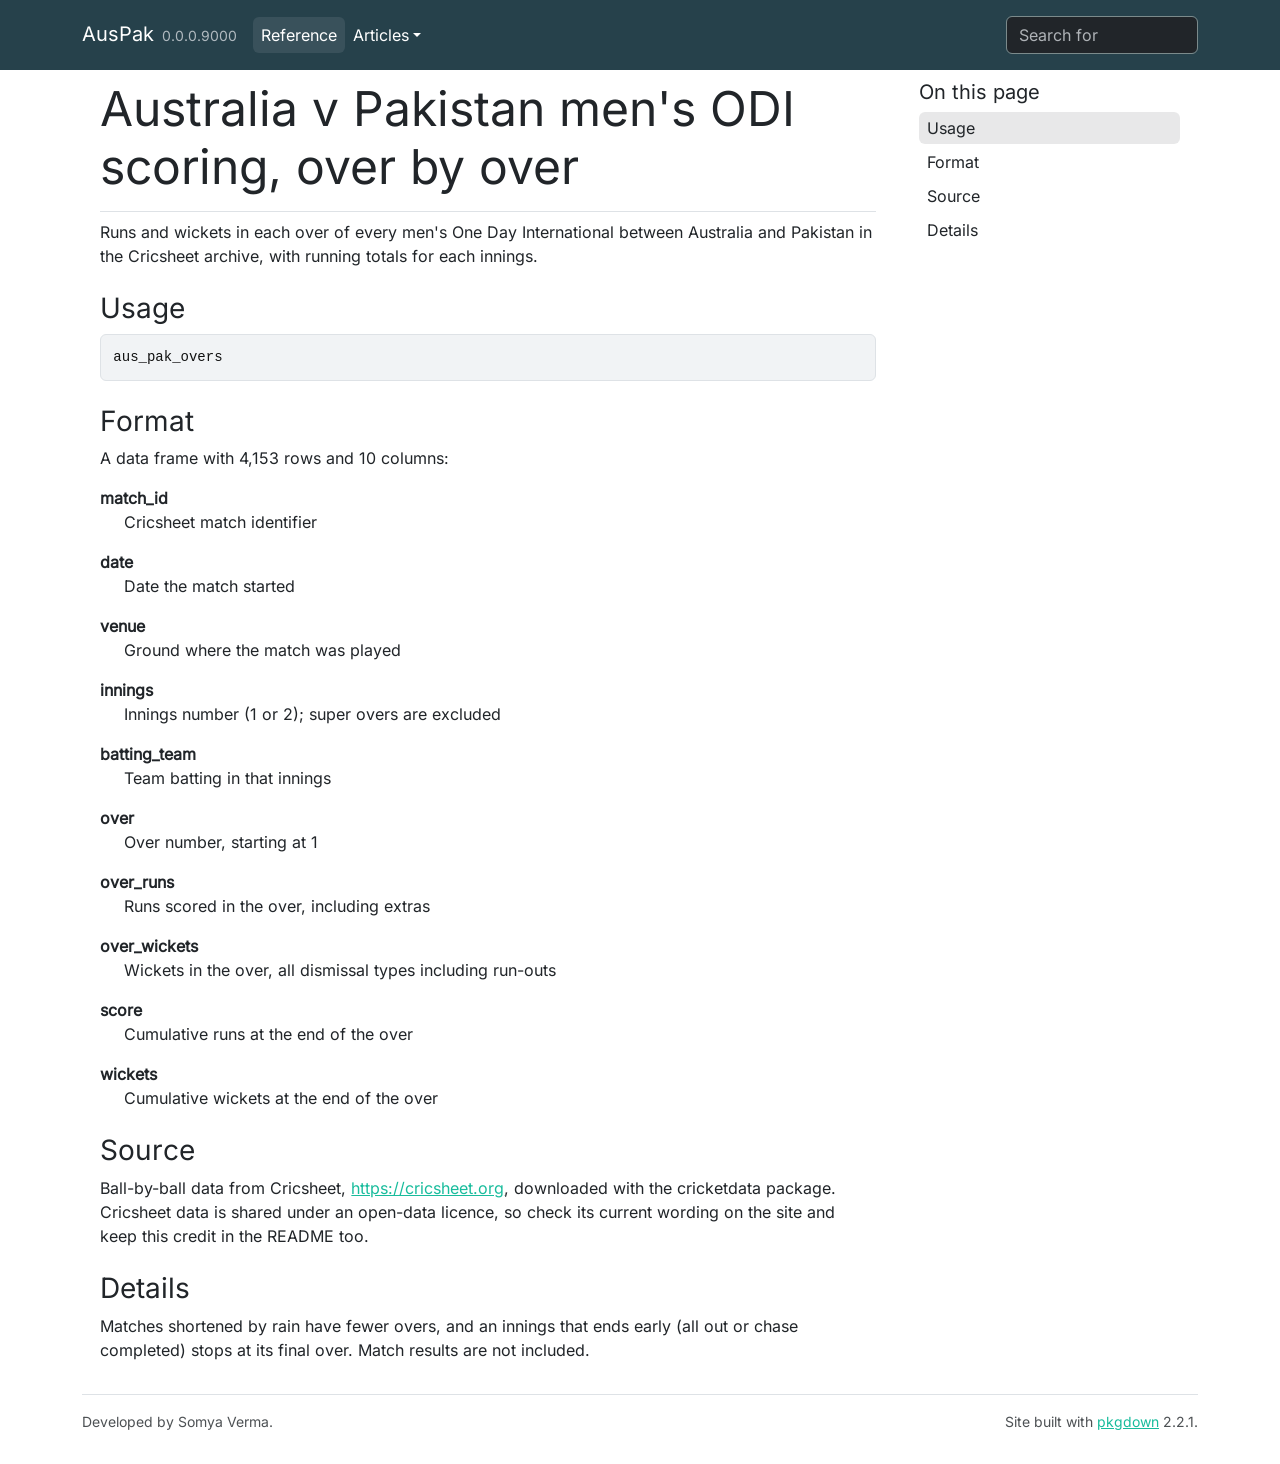
<file: reference/aus_pak_overs.html>
<!DOCTYPE html>
<!-- Generated by pkgdown: do not edit by hand --><html lang="en"><head><meta charset="UTF-8"><meta http-equiv="X-UA-Compatible" content="IE=edge"><meta name="viewport" content="width=device-width, initial-scale=1, shrink-to-fit=no"><title>Australia v Pakistan men's ODI scoring, over by over — aus_pak_overs • AusPak</title><script src="../deps/jquery-3.6.0/jquery-3.6.0.min.js"></script><meta name="viewport" content="width=device-width, initial-scale=1, shrink-to-fit=no"><link href="../deps/bootstrap-5.3.8/bootstrap.min.css" rel="stylesheet"><script src="../deps/bootstrap-5.3.8/bootstrap.bundle.min.js"></script><link href="../deps/Inter-0.4.10/font.css" rel="stylesheet"><link href="../deps/font-awesome-6.5.2/css/all.min.css" rel="stylesheet"><link href="../deps/font-awesome-6.5.2/css/v4-shims.min.css" rel="stylesheet"><script src="../deps/headroom-0.11.0/headroom.min.js"></script><script src="../deps/headroom-0.11.0/jQuery.headroom.min.js"></script><script src="../deps/bootstrap-toc-1.0.1/bootstrap-toc.min.js"></script><script src="../deps/clipboard.js-2.0.11/clipboard.min.js"></script><script src="../deps/search-1.0.0/autocomplete.jquery.min.js"></script><script src="../deps/search-1.0.0/fuse.min.js"></script><script src="../deps/search-1.0.0/mark.min.js"></script><!-- pkgdown --><script src="../pkgdown.js"></script><meta property="og:title" content="Australia v Pakistan men's ODI scoring, over by over — aus_pak_overs"><meta name="description" content="Runs and wickets in each over of every men's One Day International
between Australia and Pakistan in the Cricsheet archive, with running
totals for each innings."><meta property="og:description" content="Runs and wickets in each over of every men's One Day International
between Australia and Pakistan in the Cricsheet archive, with running
totals for each innings."></head><body>
    <a href="#main" class="visually-hidden-focusable">Skip to contents</a>


    <nav class="navbar navbar-expand-lg fixed-top bg-primary" data-bs-theme="dark" aria-label="Site navigation"><div class="container">

    <a class="navbar-brand me-2" href="../index.html">AusPak</a>

    <small class="nav-text text-muted me-auto" data-bs-toggle="tooltip" data-bs-placement="bottom" title="">0.0.0.9000</small>


    <button class="navbar-toggler" type="button" data-bs-toggle="collapse" data-bs-target="#navbar" aria-controls="navbar" aria-expanded="false" aria-label="Toggle navigation">
      <span class="navbar-toggler-icon"></span>
    </button>

    <div id="navbar" class="collapse navbar-collapse ms-3">
      <ul class="navbar-nav me-auto"><li class="active nav-item"><a class="nav-link" href="../reference/index.html">Reference</a></li>
<li class="nav-item dropdown">
  <button class="nav-link dropdown-toggle" type="button" id="dropdown-articles" data-bs-toggle="dropdown" aria-expanded="false" aria-haspopup="true">Articles</button>
  <ul class="dropdown-menu" aria-labelledby="dropdown-articles"><li><a class="dropdown-item" href="../articles/about-the-data.html">About the data</a></li>
    <li><a class="dropdown-item" href="../articles/explore-aus-pak.html">Exploring Australia v Pakistan ODI scoring with AusPak</a></li>
  </ul></li>
      </ul><ul class="navbar-nav"><li class="nav-item"><form class="form-inline" role="search">
 <input class="form-control" type="search" name="search-input" id="search-input" autocomplete="off" aria-label="Search site" placeholder="Search for" data-search-index="../search.json"></form></li>
      </ul></div>


  </div>
</nav><div class="container template-reference-topic">
<div class="row">
  <main id="main" class="col-md-9"><div class="page-header">

      <h1>Australia v Pakistan men's ODI scoring, over by over</h1>

      <div class="d-none name"><code>aus_pak_overs.Rd</code></div>
    </div>

    <div class="ref-description section level2">
    <p>Runs and wickets in each over of every men's One Day International
between Australia and Pakistan in the Cricsheet archive, with running
totals for each innings.</p>
    </div>

    <div class="section level2">
    <h2 id="ref-usage">Usage<a class="anchor" aria-label="anchor" href="#ref-usage"></a></h2>
    <div class="sourceCode"><pre class="sourceCode r"><code><span><span class="va">aus_pak_overs</span></span></code></pre></div>
    </div>

    <div class="section level2">
    <h2 id="format">Format<a class="anchor" aria-label="anchor" href="#format"></a></h2>
    <p>A data frame with 4,153 rows and 10 columns:</p><dl><dt>match_id</dt>
<dd><p>Cricsheet match identifier</p></dd>

<dt>date</dt>
<dd><p>Date the match started</p></dd>

<dt>venue</dt>
<dd><p>Ground where the match was played</p></dd>

<dt>innings</dt>
<dd><p>Innings number (1 or 2); super overs are excluded</p></dd>

<dt>batting_team</dt>
<dd><p>Team batting in that innings</p></dd>

<dt>over</dt>
<dd><p>Over number, starting at 1</p></dd>

<dt>over_runs</dt>
<dd><p>Runs scored in the over, including extras</p></dd>

<dt>over_wickets</dt>
<dd><p>Wickets in the over, all dismissal types including run-outs</p></dd>

<dt>score</dt>
<dd><p>Cumulative runs at the end of the over</p></dd>

<dt>wickets</dt>
<dd><p>Cumulative wickets at the end of the over</p></dd>


</dl></div>
    <div class="section level2">
    <h2 id="source">Source<a class="anchor" aria-label="anchor" href="#source"></a></h2>
    <p>Ball-by-ball data from Cricsheet, <a href="https://cricsheet.org" class="external-link">https://cricsheet.org</a>,
downloaded with the cricketdata package. Cricsheet data is shared
under an open-data licence, so check its current wording on the site
and keep this credit in the README too.</p>
    </div>
    <div class="section level2">
    <h2 id="details">Details<a class="anchor" aria-label="anchor" href="#details"></a></h2>
    <p>Matches shortened by rain have fewer overs, and an innings that
ends early (all out or chase completed) stops at its final over. Match
results are not included.</p>
    </div>

  </main><aside class="col-md-3"><nav id="toc" aria-label="Table of contents"><h2>On this page</h2>
    </nav></aside></div>


    <footer><div class="pkgdown-footer-left">
  <p>Developed by Somya Verma.</p>
</div>

<div class="pkgdown-footer-right">
  <p>Site built with <a href="https://pkgdown.r-lib.org/" class="external-link">pkgdown</a> 2.2.1.</p>
</div>

    </footer></div>





  </body></html>
</file>
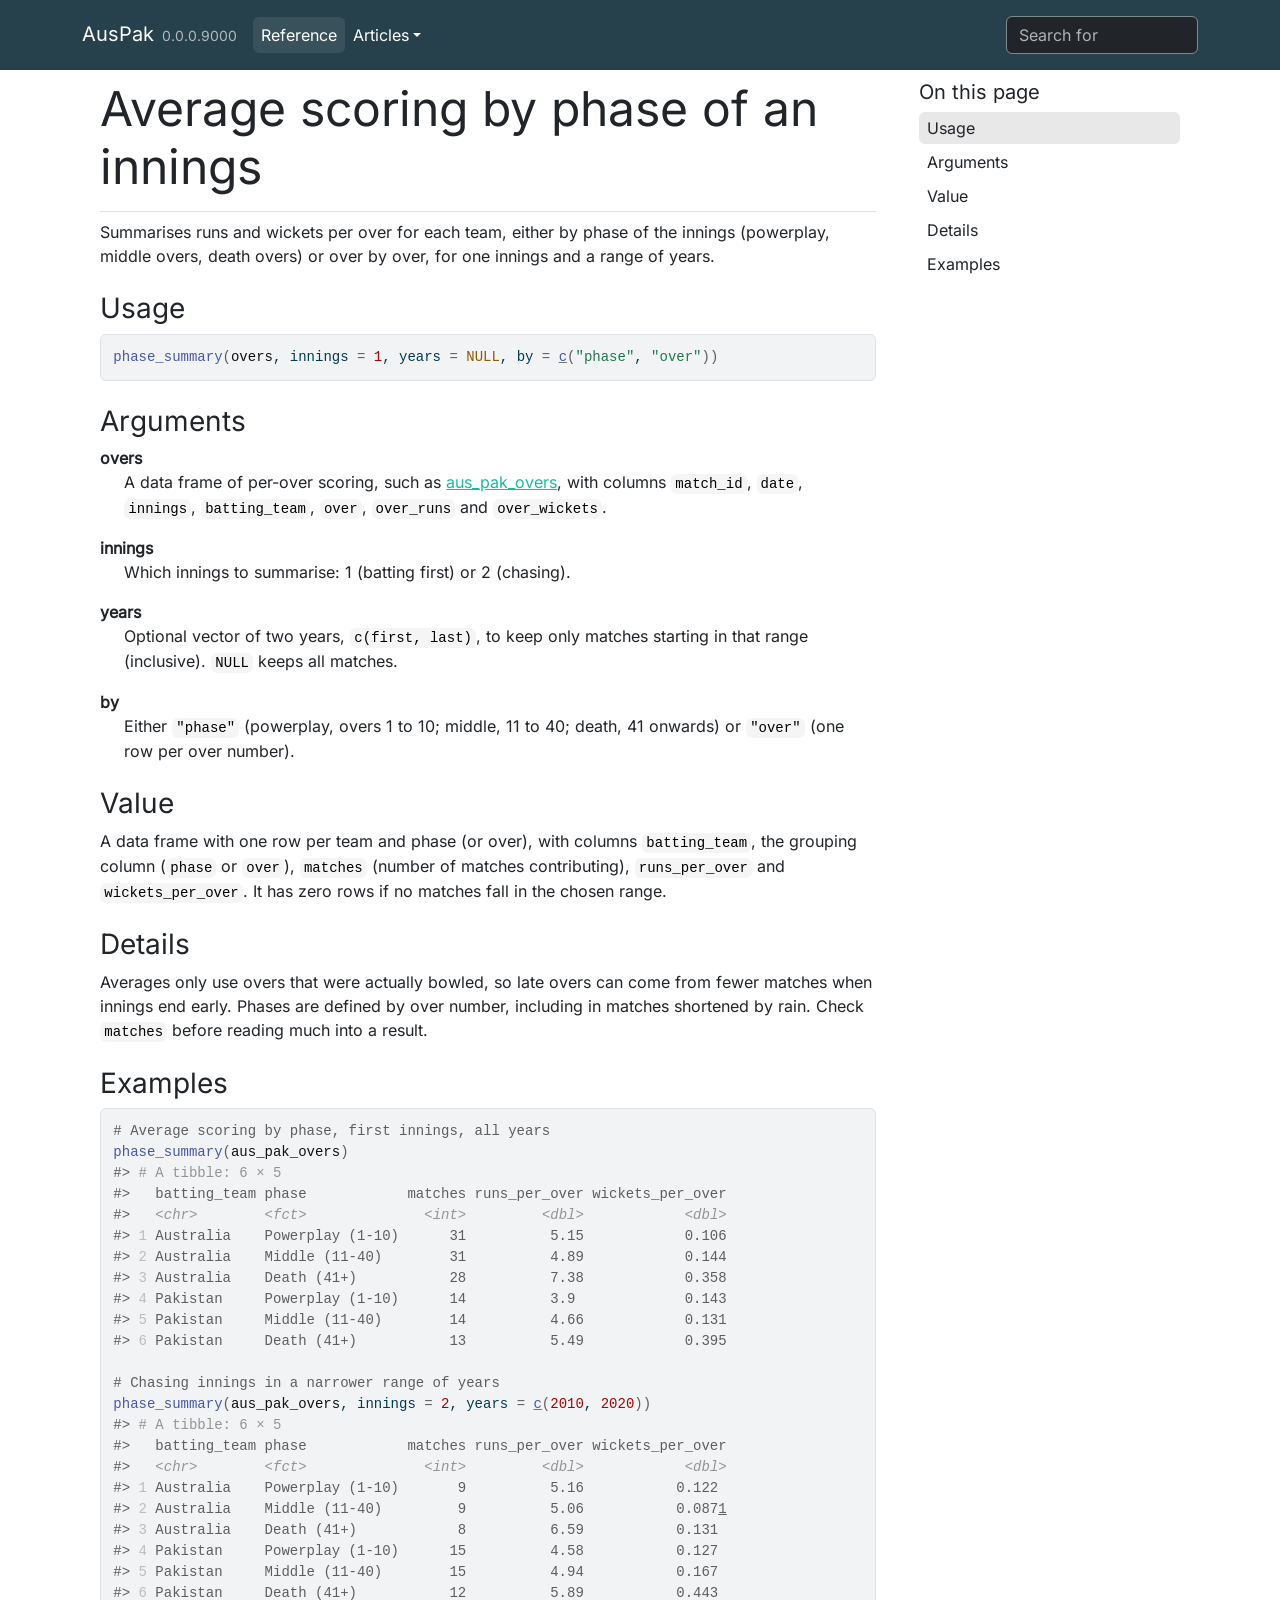
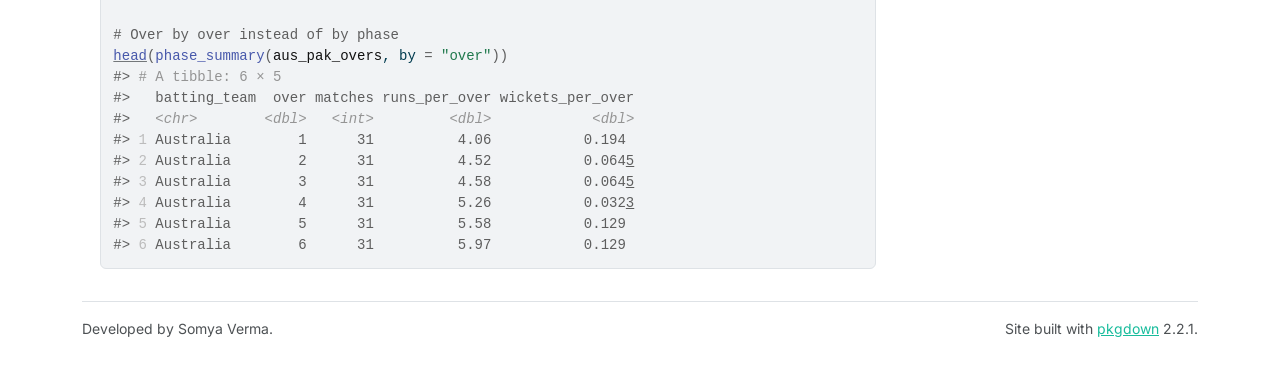
<file: reference/phase_summary.html>
<!DOCTYPE html>
<!-- Generated by pkgdown: do not edit by hand --><html lang="en"><head><meta charset="UTF-8"><meta http-equiv="X-UA-Compatible" content="IE=edge"><meta name="viewport" content="width=device-width, initial-scale=1, shrink-to-fit=no"><title>Average scoring by phase of an innings — phase_summary • AusPak</title><script src="../deps/jquery-3.6.0/jquery-3.6.0.min.js"></script><meta name="viewport" content="width=device-width, initial-scale=1, shrink-to-fit=no"><link href="../deps/bootstrap-5.3.8/bootstrap.min.css" rel="stylesheet"><script src="../deps/bootstrap-5.3.8/bootstrap.bundle.min.js"></script><link href="../deps/Inter-0.4.10/font.css" rel="stylesheet"><link href="../deps/font-awesome-6.5.2/css/all.min.css" rel="stylesheet"><link href="../deps/font-awesome-6.5.2/css/v4-shims.min.css" rel="stylesheet"><script src="../deps/headroom-0.11.0/headroom.min.js"></script><script src="../deps/headroom-0.11.0/jQuery.headroom.min.js"></script><script src="../deps/bootstrap-toc-1.0.1/bootstrap-toc.min.js"></script><script src="../deps/clipboard.js-2.0.11/clipboard.min.js"></script><script src="../deps/search-1.0.0/autocomplete.jquery.min.js"></script><script src="../deps/search-1.0.0/fuse.min.js"></script><script src="../deps/search-1.0.0/mark.min.js"></script><!-- pkgdown --><script src="../pkgdown.js"></script><meta property="og:title" content="Average scoring by phase of an innings — phase_summary"><meta name="description" content="Summarises runs and wickets per over for each team, either by phase of
the innings (powerplay, middle overs, death overs) or over by over,
for one innings and a range of years."><meta property="og:description" content="Summarises runs and wickets per over for each team, either by phase of
the innings (powerplay, middle overs, death overs) or over by over,
for one innings and a range of years."></head><body>
    <a href="#main" class="visually-hidden-focusable">Skip to contents</a>


    <nav class="navbar navbar-expand-lg fixed-top bg-primary" data-bs-theme="dark" aria-label="Site navigation"><div class="container">

    <a class="navbar-brand me-2" href="../index.html">AusPak</a>

    <small class="nav-text text-muted me-auto" data-bs-toggle="tooltip" data-bs-placement="bottom" title="">0.0.0.9000</small>


    <button class="navbar-toggler" type="button" data-bs-toggle="collapse" data-bs-target="#navbar" aria-controls="navbar" aria-expanded="false" aria-label="Toggle navigation">
      <span class="navbar-toggler-icon"></span>
    </button>

    <div id="navbar" class="collapse navbar-collapse ms-3">
      <ul class="navbar-nav me-auto"><li class="active nav-item"><a class="nav-link" href="../reference/index.html">Reference</a></li>
<li class="nav-item dropdown">
  <button class="nav-link dropdown-toggle" type="button" id="dropdown-articles" data-bs-toggle="dropdown" aria-expanded="false" aria-haspopup="true">Articles</button>
  <ul class="dropdown-menu" aria-labelledby="dropdown-articles"><li><a class="dropdown-item" href="../articles/about-the-data.html">About the data</a></li>
    <li><a class="dropdown-item" href="../articles/explore-aus-pak.html">Exploring Australia v Pakistan ODI scoring with AusPak</a></li>
  </ul></li>
      </ul><ul class="navbar-nav"><li class="nav-item"><form class="form-inline" role="search">
 <input class="form-control" type="search" name="search-input" id="search-input" autocomplete="off" aria-label="Search site" placeholder="Search for" data-search-index="../search.json"></form></li>
      </ul></div>


  </div>
</nav><div class="container template-reference-topic">
<div class="row">
  <main id="main" class="col-md-9"><div class="page-header">

      <h1>Average scoring by phase of an innings</h1>

      <div class="d-none name"><code>phase_summary.Rd</code></div>
    </div>

    <div class="ref-description section level2">
    <p>Summarises runs and wickets per over for each team, either by phase of
the innings (powerplay, middle overs, death overs) or over by over,
for one innings and a range of years.</p>
    </div>

    <div class="section level2">
    <h2 id="ref-usage">Usage<a class="anchor" aria-label="anchor" href="#ref-usage"></a></h2>
    <div class="sourceCode"><pre class="sourceCode r"><code><span><span class="fu">phase_summary</span><span class="op">(</span><span class="va">overs</span>, innings <span class="op">=</span> <span class="fl">1</span>, years <span class="op">=</span> <span class="cn">NULL</span>, by <span class="op">=</span> <span class="fu"><a href="https://rdrr.io/r/base/c.html" class="external-link">c</a></span><span class="op">(</span><span class="st">"phase"</span>, <span class="st">"over"</span><span class="op">)</span><span class="op">)</span></span></code></pre></div>
    </div>

    <div class="section level2">
    <h2 id="arguments">Arguments<a class="anchor" aria-label="anchor" href="#arguments"></a></h2>


<dl><dt id="arg-overs">overs<a class="anchor" aria-label="anchor" href="#arg-overs"></a></dt>
<dd><p>A data frame of per-over scoring, such as <a href="aus_pak_overs.html">aus_pak_overs</a>,
with columns <code>match_id</code>, <code>date</code>, <code>innings</code>, <code>batting_team</code>, <code>over</code>,
<code>over_runs</code> and <code>over_wickets</code>.</p></dd>


<dt id="arg-innings">innings<a class="anchor" aria-label="anchor" href="#arg-innings"></a></dt>
<dd><p>Which innings to summarise: 1 (batting first) or 2
(chasing).</p></dd>


<dt id="arg-years">years<a class="anchor" aria-label="anchor" href="#arg-years"></a></dt>
<dd><p>Optional vector of two years, <code>c(first, last)</code>, to keep
only matches starting in that range (inclusive). <code>NULL</code> keeps all
matches.</p></dd>


<dt id="arg-by">by<a class="anchor" aria-label="anchor" href="#arg-by"></a></dt>
<dd><p>Either <code>"phase"</code> (powerplay, overs 1 to 10; middle, 11 to 40;
death, 41 onwards) or <code>"over"</code> (one row per over number).</p></dd>

</dl></div>
    <div class="section level2">
    <h2 id="value">Value<a class="anchor" aria-label="anchor" href="#value"></a></h2>
    <p>A data frame with one row per team and phase (or over), with
columns <code>batting_team</code>, the grouping column (<code>phase</code> or <code>over</code>),
<code>matches</code> (number of matches contributing), <code>runs_per_over</code> and
<code>wickets_per_over</code>. It has zero rows if no matches fall in the
chosen range.</p>
    </div>
    <div class="section level2">
    <h2 id="details">Details<a class="anchor" aria-label="anchor" href="#details"></a></h2>
    <p>Averages only use overs that were actually bowled, so late
overs can come from fewer matches when innings end early. Phases are
defined by over number, including in matches shortened by rain.
Check <code>matches</code> before reading much into a result.</p>
    </div>

    <div class="section level2">
    <h2 id="ref-examples">Examples<a class="anchor" aria-label="anchor" href="#ref-examples"></a></h2>
    <div class="sourceCode"><pre class="sourceCode r"><code><span class="r-in"><span><span class="co"># Average scoring by phase, first innings, all years</span></span></span>
<span class="r-in"><span><span class="fu">phase_summary</span><span class="op">(</span><span class="va">aus_pak_overs</span><span class="op">)</span></span></span>
<span class="r-out co"><span class="r-pr">#&gt;</span> <span style="color: #949494;"># A tibble: 6 × 5</span></span>
<span class="r-out co"><span class="r-pr">#&gt;</span>   batting_team phase            matches runs_per_over wickets_per_over</span>
<span class="r-out co"><span class="r-pr">#&gt;</span>   <span style="color: #949494; font-style: italic;">&lt;chr&gt;</span>        <span style="color: #949494; font-style: italic;">&lt;fct&gt;</span>              <span style="color: #949494; font-style: italic;">&lt;int&gt;</span>         <span style="color: #949494; font-style: italic;">&lt;dbl&gt;</span>            <span style="color: #949494; font-style: italic;">&lt;dbl&gt;</span></span>
<span class="r-out co"><span class="r-pr">#&gt;</span> <span style="color: #BCBCBC;">1</span> Australia    Powerplay (1-10)      31          5.15            0.106</span>
<span class="r-out co"><span class="r-pr">#&gt;</span> <span style="color: #BCBCBC;">2</span> Australia    Middle (11-40)        31          4.89            0.144</span>
<span class="r-out co"><span class="r-pr">#&gt;</span> <span style="color: #BCBCBC;">3</span> Australia    Death (41+)           28          7.38            0.358</span>
<span class="r-out co"><span class="r-pr">#&gt;</span> <span style="color: #BCBCBC;">4</span> Pakistan     Powerplay (1-10)      14          3.9             0.143</span>
<span class="r-out co"><span class="r-pr">#&gt;</span> <span style="color: #BCBCBC;">5</span> Pakistan     Middle (11-40)        14          4.66            0.131</span>
<span class="r-out co"><span class="r-pr">#&gt;</span> <span style="color: #BCBCBC;">6</span> Pakistan     Death (41+)           13          5.49            0.395</span>
<span class="r-in"><span></span></span>
<span class="r-in"><span><span class="co"># Chasing innings in a narrower range of years</span></span></span>
<span class="r-in"><span><span class="fu">phase_summary</span><span class="op">(</span><span class="va">aus_pak_overs</span>, innings <span class="op">=</span> <span class="fl">2</span>, years <span class="op">=</span> <span class="fu"><a href="https://rdrr.io/r/base/c.html" class="external-link">c</a></span><span class="op">(</span><span class="fl">2010</span>, <span class="fl">2020</span><span class="op">)</span><span class="op">)</span></span></span>
<span class="r-out co"><span class="r-pr">#&gt;</span> <span style="color: #949494;"># A tibble: 6 × 5</span></span>
<span class="r-out co"><span class="r-pr">#&gt;</span>   batting_team phase            matches runs_per_over wickets_per_over</span>
<span class="r-out co"><span class="r-pr">#&gt;</span>   <span style="color: #949494; font-style: italic;">&lt;chr&gt;</span>        <span style="color: #949494; font-style: italic;">&lt;fct&gt;</span>              <span style="color: #949494; font-style: italic;">&lt;int&gt;</span>         <span style="color: #949494; font-style: italic;">&lt;dbl&gt;</span>            <span style="color: #949494; font-style: italic;">&lt;dbl&gt;</span></span>
<span class="r-out co"><span class="r-pr">#&gt;</span> <span style="color: #BCBCBC;">1</span> Australia    Powerplay (1-10)       9          5.16           0.122 </span>
<span class="r-out co"><span class="r-pr">#&gt;</span> <span style="color: #BCBCBC;">2</span> Australia    Middle (11-40)         9          5.06           0.087<span style="text-decoration: underline;">1</span></span>
<span class="r-out co"><span class="r-pr">#&gt;</span> <span style="color: #BCBCBC;">3</span> Australia    Death (41+)            8          6.59           0.131 </span>
<span class="r-out co"><span class="r-pr">#&gt;</span> <span style="color: #BCBCBC;">4</span> Pakistan     Powerplay (1-10)      15          4.58           0.127 </span>
<span class="r-out co"><span class="r-pr">#&gt;</span> <span style="color: #BCBCBC;">5</span> Pakistan     Middle (11-40)        15          4.94           0.167 </span>
<span class="r-out co"><span class="r-pr">#&gt;</span> <span style="color: #BCBCBC;">6</span> Pakistan     Death (41+)           12          5.89           0.443 </span>
<span class="r-in"><span></span></span>
<span class="r-in"><span><span class="co"># Over by over instead of by phase</span></span></span>
<span class="r-in"><span><span class="fu"><a href="https://rdrr.io/r/utils/head.html" class="external-link">head</a></span><span class="op">(</span><span class="fu">phase_summary</span><span class="op">(</span><span class="va">aus_pak_overs</span>, by <span class="op">=</span> <span class="st">"over"</span><span class="op">)</span><span class="op">)</span></span></span>
<span class="r-out co"><span class="r-pr">#&gt;</span> <span style="color: #949494;"># A tibble: 6 × 5</span></span>
<span class="r-out co"><span class="r-pr">#&gt;</span>   batting_team  over matches runs_per_over wickets_per_over</span>
<span class="r-out co"><span class="r-pr">#&gt;</span>   <span style="color: #949494; font-style: italic;">&lt;chr&gt;</span>        <span style="color: #949494; font-style: italic;">&lt;dbl&gt;</span>   <span style="color: #949494; font-style: italic;">&lt;int&gt;</span>         <span style="color: #949494; font-style: italic;">&lt;dbl&gt;</span>            <span style="color: #949494; font-style: italic;">&lt;dbl&gt;</span></span>
<span class="r-out co"><span class="r-pr">#&gt;</span> <span style="color: #BCBCBC;">1</span> Australia        1      31          4.06           0.194 </span>
<span class="r-out co"><span class="r-pr">#&gt;</span> <span style="color: #BCBCBC;">2</span> Australia        2      31          4.52           0.064<span style="text-decoration: underline;">5</span></span>
<span class="r-out co"><span class="r-pr">#&gt;</span> <span style="color: #BCBCBC;">3</span> Australia        3      31          4.58           0.064<span style="text-decoration: underline;">5</span></span>
<span class="r-out co"><span class="r-pr">#&gt;</span> <span style="color: #BCBCBC;">4</span> Australia        4      31          5.26           0.032<span style="text-decoration: underline;">3</span></span>
<span class="r-out co"><span class="r-pr">#&gt;</span> <span style="color: #BCBCBC;">5</span> Australia        5      31          5.58           0.129 </span>
<span class="r-out co"><span class="r-pr">#&gt;</span> <span style="color: #BCBCBC;">6</span> Australia        6      31          5.97           0.129 </span>
</code></pre></div>
    </div>
  </main><aside class="col-md-3"><nav id="toc" aria-label="Table of contents"><h2>On this page</h2>
    </nav></aside></div>


    <footer><div class="pkgdown-footer-left">
  <p>Developed by Somya Verma.</p>
</div>

<div class="pkgdown-footer-right">
  <p>Site built with <a href="https://pkgdown.r-lib.org/" class="external-link">pkgdown</a> 2.2.1.</p>
</div>

    </footer></div>





  </body></html>
</file>
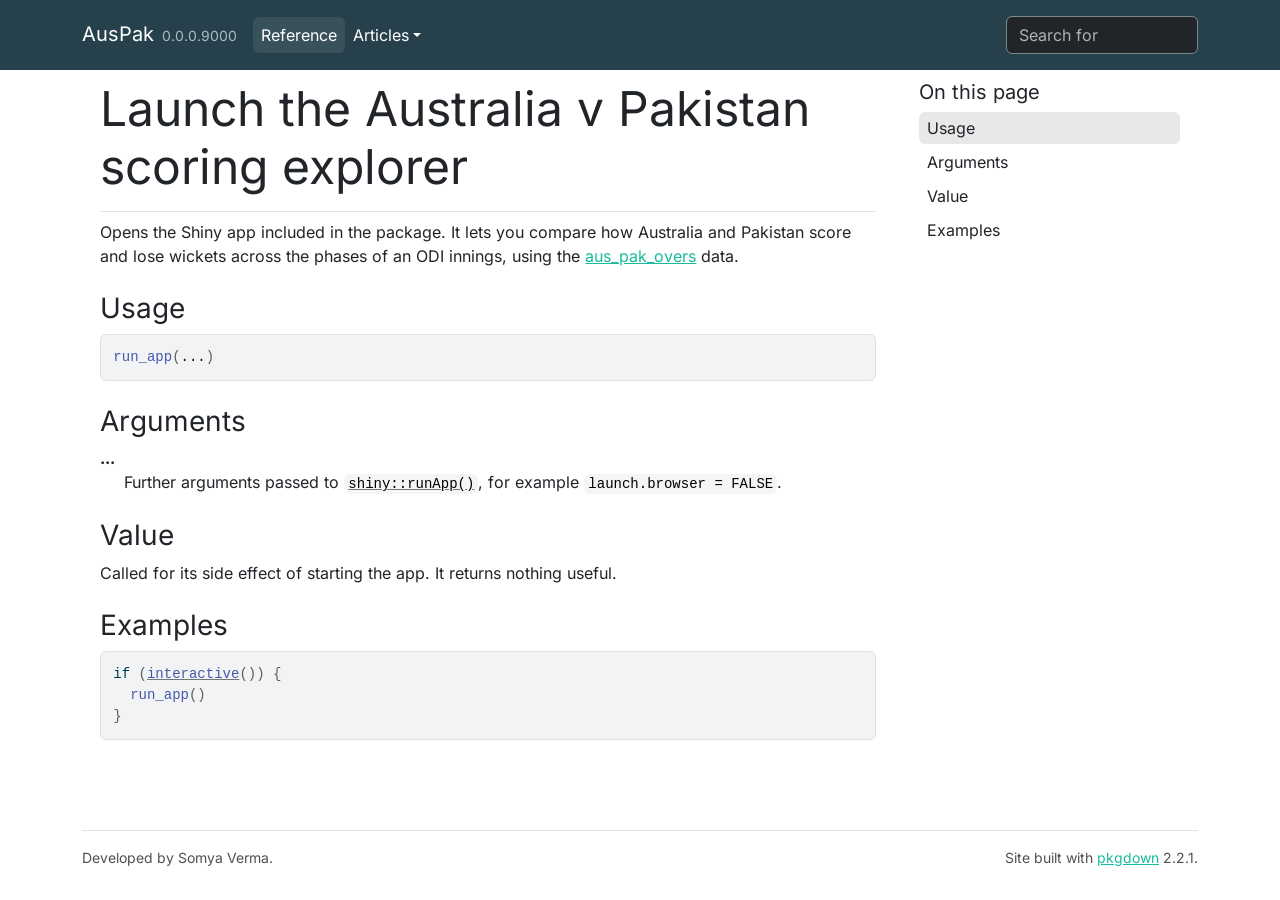
<file: reference/run_app.html>
<!DOCTYPE html>
<!-- Generated by pkgdown: do not edit by hand --><html lang="en"><head><meta charset="UTF-8"><meta http-equiv="X-UA-Compatible" content="IE=edge"><meta name="viewport" content="width=device-width, initial-scale=1, shrink-to-fit=no"><title>Launch the Australia v Pakistan scoring explorer — run_app • AusPak</title><script src="../deps/jquery-3.6.0/jquery-3.6.0.min.js"></script><meta name="viewport" content="width=device-width, initial-scale=1, shrink-to-fit=no"><link href="../deps/bootstrap-5.3.8/bootstrap.min.css" rel="stylesheet"><script src="../deps/bootstrap-5.3.8/bootstrap.bundle.min.js"></script><link href="../deps/Inter-0.4.10/font.css" rel="stylesheet"><link href="../deps/font-awesome-6.5.2/css/all.min.css" rel="stylesheet"><link href="../deps/font-awesome-6.5.2/css/v4-shims.min.css" rel="stylesheet"><script src="../deps/headroom-0.11.0/headroom.min.js"></script><script src="../deps/headroom-0.11.0/jQuery.headroom.min.js"></script><script src="../deps/bootstrap-toc-1.0.1/bootstrap-toc.min.js"></script><script src="../deps/clipboard.js-2.0.11/clipboard.min.js"></script><script src="../deps/search-1.0.0/autocomplete.jquery.min.js"></script><script src="../deps/search-1.0.0/fuse.min.js"></script><script src="../deps/search-1.0.0/mark.min.js"></script><!-- pkgdown --><script src="../pkgdown.js"></script><meta property="og:title" content="Launch the Australia v Pakistan scoring explorer — run_app"><meta name="description" content="Opens the Shiny app included in the package. It lets you compare how
Australia and Pakistan score and lose wickets across the phases of an
ODI innings, using the aus_pak_overs data."><meta property="og:description" content="Opens the Shiny app included in the package. It lets you compare how
Australia and Pakistan score and lose wickets across the phases of an
ODI innings, using the aus_pak_overs data."></head><body>
    <a href="#main" class="visually-hidden-focusable">Skip to contents</a>


    <nav class="navbar navbar-expand-lg fixed-top bg-primary" data-bs-theme="dark" aria-label="Site navigation"><div class="container">

    <a class="navbar-brand me-2" href="../index.html">AusPak</a>

    <small class="nav-text text-muted me-auto" data-bs-toggle="tooltip" data-bs-placement="bottom" title="">0.0.0.9000</small>


    <button class="navbar-toggler" type="button" data-bs-toggle="collapse" data-bs-target="#navbar" aria-controls="navbar" aria-expanded="false" aria-label="Toggle navigation">
      <span class="navbar-toggler-icon"></span>
    </button>

    <div id="navbar" class="collapse navbar-collapse ms-3">
      <ul class="navbar-nav me-auto"><li class="active nav-item"><a class="nav-link" href="../reference/index.html">Reference</a></li>
<li class="nav-item dropdown">
  <button class="nav-link dropdown-toggle" type="button" id="dropdown-articles" data-bs-toggle="dropdown" aria-expanded="false" aria-haspopup="true">Articles</button>
  <ul class="dropdown-menu" aria-labelledby="dropdown-articles"><li><a class="dropdown-item" href="../articles/about-the-data.html">About the data</a></li>
    <li><a class="dropdown-item" href="../articles/explore-aus-pak.html">Exploring Australia v Pakistan ODI scoring with AusPak</a></li>
  </ul></li>
      </ul><ul class="navbar-nav"><li class="nav-item"><form class="form-inline" role="search">
 <input class="form-control" type="search" name="search-input" id="search-input" autocomplete="off" aria-label="Search site" placeholder="Search for" data-search-index="../search.json"></form></li>
      </ul></div>


  </div>
</nav><div class="container template-reference-topic">
<div class="row">
  <main id="main" class="col-md-9"><div class="page-header">

      <h1>Launch the Australia v Pakistan scoring explorer</h1>

      <div class="d-none name"><code>run_app.Rd</code></div>
    </div>

    <div class="ref-description section level2">
    <p>Opens the Shiny app included in the package. It lets you compare how
Australia and Pakistan score and lose wickets across the phases of an
ODI innings, using the <a href="aus_pak_overs.html">aus_pak_overs</a> data.</p>
    </div>

    <div class="section level2">
    <h2 id="ref-usage">Usage<a class="anchor" aria-label="anchor" href="#ref-usage"></a></h2>
    <div class="sourceCode"><pre class="sourceCode r"><code><span><span class="fu">run_app</span><span class="op">(</span><span class="va">...</span><span class="op">)</span></span></code></pre></div>
    </div>

    <div class="section level2">
    <h2 id="arguments">Arguments<a class="anchor" aria-label="anchor" href="#arguments"></a></h2>


<dl><dt id="arg--">...<a class="anchor" aria-label="anchor" href="#arg--"></a></dt>
<dd><p>Further arguments passed to <code><a href="https://rdrr.io/pkg/shiny/man/runApp.html" class="external-link">shiny::runApp()</a></code>, for example
<code>launch.browser = FALSE</code>.</p></dd>

</dl></div>
    <div class="section level2">
    <h2 id="value">Value<a class="anchor" aria-label="anchor" href="#value"></a></h2>
    <p>Called for its side effect of starting the app. It returns
nothing useful.</p>
    </div>

    <div class="section level2">
    <h2 id="ref-examples">Examples<a class="anchor" aria-label="anchor" href="#ref-examples"></a></h2>
    <div class="sourceCode"><pre class="sourceCode r"><code><span class="r-in"><span><span class="kw">if</span> <span class="op">(</span><span class="fu"><a href="https://rdrr.io/r/base/interactive.html" class="external-link">interactive</a></span><span class="op">(</span><span class="op">)</span><span class="op">)</span> <span class="op">{</span></span></span>
<span class="r-in"><span>  <span class="fu">run_app</span><span class="op">(</span><span class="op">)</span></span></span>
<span class="r-in"><span><span class="op">}</span></span></span>
</code></pre></div>
    </div>
  </main><aside class="col-md-3"><nav id="toc" aria-label="Table of contents"><h2>On this page</h2>
    </nav></aside></div>


    <footer><div class="pkgdown-footer-left">
  <p>Developed by Somya Verma.</p>
</div>

<div class="pkgdown-footer-right">
  <p>Site built with <a href="https://pkgdown.r-lib.org/" class="external-link">pkgdown</a> 2.2.1.</p>
</div>

    </footer></div>





  </body></html>
</file>
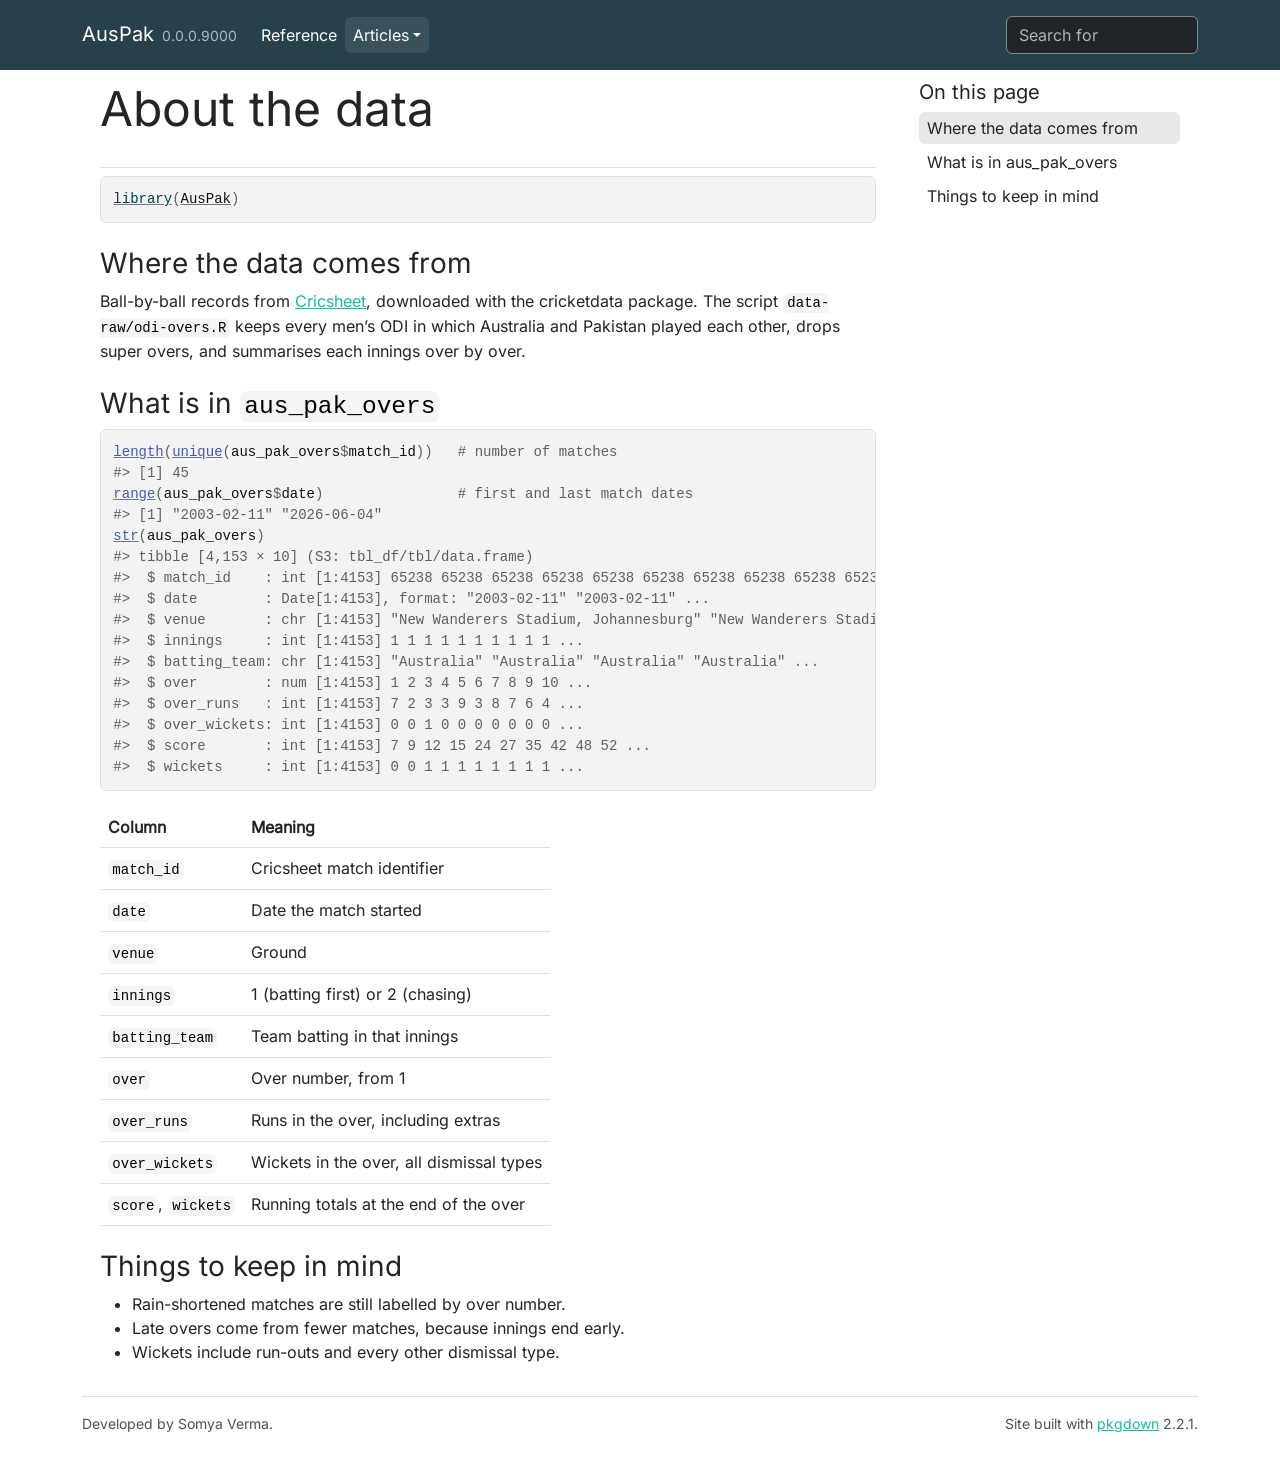
<file: articles/articles/about-the-data.html>
<html>
  <head>
    <meta http-equiv="refresh" content="0;URL=https://etc5523-2026.github.io/etc5523-assignment-4-somya090997/articles/about-the-data.html" />
    <meta name="robots" content="noindex">
    <link rel="canonical" href="https://etc5523-2026.github.io/etc5523-assignment-4-somya090997/articles/about-the-data.html">
  </head>
</html>
</file>
<file: deps/Inter-0.4.10/font.css>
/* cyrillic-ext */
@font-face {
  font-family: 'Inter';
  font-style: normal;
  font-weight: 400;
  font-display: swap;
  src: url(UcCO3FwrK3iLTeHuS_nVMrMxCp50SjIw2boKoduKmMEVuLyfAZJhiI2B.woff2) format('woff2');
  unicode-range: U+0460-052F, U+1C80-1C8A, U+20B4, U+2DE0-2DFF, U+A640-A69F, U+FE2E-FE2F;
}
/* cyrillic */
@font-face {
  font-family: 'Inter';
  font-style: normal;
  font-weight: 400;
  font-display: swap;
  src: url(UcCO3FwrK3iLTeHuS_nVMrMxCp50SjIw2boKoduKmMEVuLyfAZthiI2B.woff2) format('woff2');
  unicode-range: U+0301, U+0400-045F, U+0490-0491, U+04B0-04B1, U+2116;
}
/* greek-ext */
@font-face {
  font-family: 'Inter';
  font-style: normal;
  font-weight: 400;
  font-display: swap;
  src: url(UcCO3FwrK3iLTeHuS_nVMrMxCp50SjIw2boKoduKmMEVuLyfAZNhiI2B.woff2) format('woff2');
  unicode-range: U+1F00-1FFF;
}
/* greek */
@font-face {
  font-family: 'Inter';
  font-style: normal;
  font-weight: 400;
  font-display: swap;
  src: url(UcCO3FwrK3iLTeHuS_nVMrMxCp50SjIw2boKoduKmMEVuLyfAZxhiI2B.woff2) format('woff2');
  unicode-range: U+0370-0377, U+037A-037F, U+0384-038A, U+038C, U+038E-03A1, U+03A3-03FF;
}
/* vietnamese */
@font-face {
  font-family: 'Inter';
  font-style: normal;
  font-weight: 400;
  font-display: swap;
  src: url(UcCO3FwrK3iLTeHuS_nVMrMxCp50SjIw2boKoduKmMEVuLyfAZBhiI2B.woff2) format('woff2');
  unicode-range: U+0102-0103, U+0110-0111, U+0128-0129, U+0168-0169, U+01A0-01A1, U+01AF-01B0, U+0300-0301, U+0303-0304, U+0308-0309, U+0323, U+0329, U+1EA0-1EF9, U+20AB;
}
/* latin-ext */
@font-face {
  font-family: 'Inter';
  font-style: normal;
  font-weight: 400;
  font-display: swap;
  src: url(UcCO3FwrK3iLTeHuS_nVMrMxCp50SjIw2boKoduKmMEVuLyfAZFhiI2B.woff2) format('woff2');
  unicode-range: U+0100-02BA, U+02BD-02C5, U+02C7-02CC, U+02CE-02D7, U+02DD-02FF, U+0304, U+0308, U+0329, U+1D00-1DBF, U+1E00-1E9F, U+1EF2-1EFF, U+2020, U+20A0-20AB, U+20AD-20C4, U+2113, U+2C60-2C7F, U+A720-A7FF;
}
/* latin */
@font-face {
  font-family: 'Inter';
  font-style: normal;
  font-weight: 400;
  font-display: swap;
  src: url(UcCO3FwrK3iLTeHuS_nVMrMxCp50SjIw2boKoduKmMEVuLyfAZ9hiA.woff2) format('woff2');
  unicode-range: U+0000-00FF, U+0131, U+0152-0153, U+02BB-02BC, U+02C6, U+02DA, U+02DC, U+0304, U+0308, U+0329, U+2000-206F, U+20AC, U+2122, U+2191, U+2193, U+2212, U+2215, U+FEFF, U+FFFD;
}
</file>
<file: articles/explore-aus-pak_files/libs/quarto-html/tippy.css>
.tippy-box[data-animation=fade][data-state=hidden]{opacity:0}[data-tippy-root]{max-width:calc(100vw - 10px)}.tippy-box{position:relative;background-color:#333;color:#fff;border-radius:4px;font-size:14px;line-height:1.4;white-space:normal;outline:0;transition-property:transform,visibility,opacity}.tippy-box[data-placement^=top]>.tippy-arrow{bottom:0}.tippy-box[data-placement^=top]>.tippy-arrow:before{bottom:-7px;left:0;border-width:8px 8px 0;border-top-color:initial;transform-origin:center top}.tippy-box[data-placement^=bottom]>.tippy-arrow{top:0}.tippy-box[data-placement^=bottom]>.tippy-arrow:before{top:-7px;left:0;border-width:0 8px 8px;border-bottom-color:initial;transform-origin:center bottom}.tippy-box[data-placement^=left]>.tippy-arrow{right:0}.tippy-box[data-placement^=left]>.tippy-arrow:before{border-width:8px 0 8px 8px;border-left-color:initial;right:-7px;transform-origin:center left}.tippy-box[data-placement^=right]>.tippy-arrow{left:0}.tippy-box[data-placement^=right]>.tippy-arrow:before{left:-7px;border-width:8px 8px 8px 0;border-right-color:initial;transform-origin:center right}.tippy-box[data-inertia][data-state=visible]{transition-timing-function:cubic-bezier(.54,1.5,.38,1.11)}.tippy-arrow{width:16px;height:16px;color:#333}.tippy-arrow:before{content:"";position:absolute;border-color:transparent;border-style:solid}.tippy-content{position:relative;padding:5px 9px;z-index:1}
</file>
<file: articles/explore-aus-pak_files/libs/quarto-html/light-border.css>
.tippy-box[data-theme~=light-border]{background-color:#fff;background-clip:padding-box;border:1px solid rgba(0,8,16,.15);color:#333;box-shadow:0 4px 14px -2px rgba(0,8,16,.08)}.tippy-box[data-theme~=light-border]>.tippy-backdrop{background-color:#fff}.tippy-box[data-theme~=light-border]>.tippy-arrow:after,.tippy-box[data-theme~=light-border]>.tippy-svg-arrow:after{content:"";position:absolute;z-index:-1}.tippy-box[data-theme~=light-border]>.tippy-arrow:after{border-color:transparent;border-style:solid}.tippy-box[data-theme~=light-border][data-placement^=top]>.tippy-arrow:before{border-top-color:#fff}.tippy-box[data-theme~=light-border][data-placement^=top]>.tippy-arrow:after{border-top-color:rgba(0,8,16,.2);border-width:7px 7px 0;top:17px;left:1px}.tippy-box[data-theme~=light-border][data-placement^=top]>.tippy-svg-arrow>svg{top:16px}.tippy-box[data-theme~=light-border][data-placement^=top]>.tippy-svg-arrow:after{top:17px}.tippy-box[data-theme~=light-border][data-placement^=bottom]>.tippy-arrow:before{border-bottom-color:#fff;bottom:16px}.tippy-box[data-theme~=light-border][data-placement^=bottom]>.tippy-arrow:after{border-bottom-color:rgba(0,8,16,.2);border-width:0 7px 7px;bottom:17px;left:1px}.tippy-box[data-theme~=light-border][data-placement^=bottom]>.tippy-svg-arrow>svg{bottom:16px}.tippy-box[data-theme~=light-border][data-placement^=bottom]>.tippy-svg-arrow:after{bottom:17px}.tippy-box[data-theme~=light-border][data-placement^=left]>.tippy-arrow:before{border-left-color:#fff}.tippy-box[data-theme~=light-border][data-placement^=left]>.tippy-arrow:after{border-left-color:rgba(0,8,16,.2);border-width:7px 0 7px 7px;left:17px;top:1px}.tippy-box[data-theme~=light-border][data-placement^=left]>.tippy-svg-arrow>svg{left:11px}.tippy-box[data-theme~=light-border][data-placement^=left]>.tippy-svg-arrow:after{left:12px}.tippy-box[data-theme~=light-border][data-placement^=right]>.tippy-arrow:before{border-right-color:#fff;right:16px}.tippy-box[data-theme~=light-border][data-placement^=right]>.tippy-arrow:after{border-width:7px 7px 7px 0;right:17px;top:1px;border-right-color:rgba(0,8,16,.2)}.tippy-box[data-theme~=light-border][data-placement^=right]>.tippy-svg-arrow>svg{right:11px}.tippy-box[data-theme~=light-border][data-placement^=right]>.tippy-svg-arrow:after{right:12px}.tippy-box[data-theme~=light-border]>.tippy-svg-arrow{fill:#fff}.tippy-box[data-theme~=light-border]>.tippy-svg-arrow:after{background-image:url([data-uri]);background-size:16px 6px;width:16px;height:6px}
</file>
<file: deps/font-awesome-6.5.2/css/v4-shims.min.css>
/*!
 * Font Awesome Free 6.5.2 by @fontawesome - https://fontawesome.com
 * License - https://fontawesome.com/license/free (Icons: CC BY 4.0, Fonts: SIL OFL 1.1, Code: MIT License)
 * Copyright 2024 Fonticons, Inc.
 */
.fa.fa-glass:before{content:"\f000"}.fa.fa-envelope-o{font-family:"Font Awesome 6 Free";font-weight:400}.fa.fa-envelope-o:before{content:"\f0e0"}.fa.fa-star-o{font-family:"Font Awesome 6 Free";font-weight:400}.fa.fa-star-o:before{content:"\f005"}.fa.fa-close:before,.fa.fa-remove:before{content:"\f00d"}.fa.fa-gear:before{content:"\f013"}.fa.fa-trash-o{font-family:"Font Awesome 6 Free";font-weight:400}.fa.fa-trash-o:before{content:"\f2ed"}.fa.fa-home:before{content:"\f015"}.fa.fa-file-o{font-family:"Font Awesome 6 Free";font-weight:400}.fa.fa-file-o:before{content:"\f15b"}.fa.fa-clock-o{font-family:"Font Awesome 6 Free";font-weight:400}.fa.fa-clock-o:before{content:"\f017"}.fa.fa-arrow-circle-o-down{font-family:"Font Awesome 6 Free";font-weight:400}.fa.fa-arrow-circle-o-down:before{content:"\f358"}.fa.fa-arrow-circle-o-up{font-family:"Font Awesome 6 Free";font-weight:400}.fa.fa-arrow-circle-o-up:before{content:"\f35b"}.fa.fa-play-circle-o{font-family:"Font Awesome 6 Free";font-weight:400}.fa.fa-play-circle-o:before{content:"\f144"}.fa.fa-repeat:before,.fa.fa-rotate-right:before{content:"\f01e"}.fa.fa-refresh:before{content:"\f021"}.fa.fa-list-alt{font-family:"Font Awesome 6 Free";font-weight:400}.fa.fa-list-alt:before{content:"\f022"}.fa.fa-dedent:before{content:"\f03b"}.fa.fa-video-camera:before{content:"\f03d"}.fa.fa-picture-o{font-family:"Font Awesome 6 Free";font-weight:400}.fa.fa-picture-o:before{content:"\f03e"}.fa.fa-photo{font-family:"Font Awesome 6 Free";font-weight:400}.fa.fa-photo:before{content:"\f03e"}.fa.fa-image{font-family:"Font Awesome 6 Free";font-weight:400}.fa.fa-image:before{content:"\f03e"}.fa.fa-map-marker:before{content:"\f3c5"}.fa.fa-pencil-square-o{font-family:"Font Awesome 6 Free";font-weight:400}.fa.fa-pencil-square-o:before{content:"\f044"}.fa.fa-edit{font-family:"Font Awesome 6 Free";font-weight:400}.fa.fa-edit:before{content:"\f044"}.fa.fa-share-square-o:before{content:"\f14d"}.fa.fa-check-square-o{font-family:"Font Awesome 6 Free";font-weight:400}.fa.fa-check-square-o:before{content:"\f14a"}.fa.fa-arrows:before{content:"\f0b2"}.fa.fa-times-circle-o{font-family:"Font Awesome 6 Free";font-weight:400}.fa.fa-times-circle-o:before{content:"\f057"}.fa.fa-check-circle-o{font-family:"Font Awesome 6 Free";font-weight:400}.fa.fa-check-circle-o:before{content:"\f058"}.fa.fa-mail-forward:before{content:"\f064"}.fa.fa-expand:before{content:"\f424"}.fa.fa-compress:before{content:"\f422"}.fa.fa-eye,.fa.fa-eye-slash{font-family:"Font Awesome 6 Free";font-weight:400}.fa.fa-warning:before{content:"\f071"}.fa.fa-calendar:before{content:"\f073"}.fa.fa-arrows-v:before{content:"\f338"}.fa.fa-arrows-h:before{content:"\f337"}.fa.fa-bar-chart-o:before,.fa.fa-bar-chart:before{content:"\e0e3"}.fa.fa-twitter-square{font-family:"Font Awesome 6 Brands";font-weight:400}.fa.fa-twitter-square:before{content:"\f081"}.fa.fa-facebook-square{font-family:"Font Awesome 6 Brands";font-weight:400}.fa.fa-facebook-square:before{content:"\f082"}.fa.fa-gears:before{content:"\f085"}.fa.fa-thumbs-o-up{font-family:"Font Awesome 6 Free";font-weight:400}.fa.fa-thumbs-o-up:before{content:"\f164"}.fa.fa-thumbs-o-down{font-family:"Font Awesome 6 Free";font-weight:400}.fa.fa-thumbs-o-down:before{content:"\f165"}.fa.fa-heart-o{font-family:"Font Awesome 6 Free";font-weight:400}.fa.fa-heart-o:before{content:"\f004"}.fa.fa-sign-out:before{content:"\f2f5"}.fa.fa-linkedin-square{font-family:"Font Awesome 6 Brands";font-weight:400}.fa.fa-linkedin-square:before{content:"\f08c"}.fa.fa-thumb-tack:before{content:"\f08d"}.fa.fa-external-link:before{content:"\f35d"}.fa.fa-sign-in:before{content:"\f2f6"}.fa.fa-github-square{font-family:"Font Awesome 6 Brands";font-weight:400}.fa.fa-github-square:before{content:"\f092"}.fa.fa-lemon-o{font-family:"Font Awesome 6 Free";font-weight:400}.fa.fa-lemon-o:before{content:"\f094"}.fa.fa-square-o{font-family:"Font Awesome 6 Free";font-weight:400}.fa.fa-square-o:before{content:"\f0c8"}.fa.fa-bookmark-o{font-family:"Font Awesome 6 Free";font-weight:400}.fa.fa-bookmark-o:before{content:"\f02e"}.fa.fa-facebook,.fa.fa-twitter{font-family:"Font Awesome 6 Brands";font-weight:400}.fa.fa-facebook:before{content:"\f39e"}.fa.fa-facebook-f{font-family:"Font Awesome 6 Brands";font-weight:400}.fa.fa-facebook-f:before{content:"\f39e"}.fa.fa-github{font-family:"Font Awesome 6 Brands";font-weight:400}.fa.fa-credit-card{font-family:"Font Awesome 6 Free";font-weight:400}.fa.fa-feed:before{content:"\f09e"}.fa.fa-hdd-o{font-family:"Font Awesome 6 Free";font-weight:400}.fa.fa-hdd-o:before{content:"\f0a0"}.fa.fa-hand-o-right{font-family:"Font Awesome 6 Free";font-weight:400}.fa.fa-hand-o-right:before{content:"\f0a4"}.fa.fa-hand-o-left{font-family:"Font Awesome 6 Free";font-weight:400}.fa.fa-hand-o-left:before{content:"\f0a5"}.fa.fa-hand-o-up{font-family:"Font Awesome 6 Free";font-weight:400}.fa.fa-hand-o-up:before{content:"\f0a6"}.fa.fa-hand-o-down{font-family:"Font Awesome 6 Free";font-weight:400}.fa.fa-hand-o-down:before{content:"\f0a7"}.fa.fa-globe:before{content:"\f57d"}.fa.fa-tasks:before{content:"\f828"}.fa.fa-arrows-alt:before{content:"\f31e"}.fa.fa-group:before{content:"\f0c0"}.fa.fa-chain:before{content:"\f0c1"}.fa.fa-cut:before{content:"\f0c4"}.fa.fa-files-o{font-family:"Font Awesome 6 Free";font-weight:400}.fa.fa-files-o:before{content:"\f0c5"}.fa.fa-floppy-o{font-family:"Font Awesome 6 Free";font-weight:400}.fa.fa-floppy-o:before{content:"\f0c7"}.fa.fa-save{font-family:"Font Awesome 6 Free";font-weight:400}.fa.fa-save:before{content:"\f0c7"}.fa.fa-navicon:before,.fa.fa-reorder:before{content:"\f0c9"}.fa.fa-magic:before{content:"\e2ca"}.fa.fa-pinterest,.fa.fa-pinterest-square{font-family:"Font Awesome 6 Brands";font-weight:400}.fa.fa-pinterest-square:before{content:"\f0d3"}.fa.fa-google-plus-square{font-family:"Font Awesome 6 Brands";font-weight:400}.fa.fa-google-plus-square:before{content:"\f0d4"}.fa.fa-google-plus{font-family:"Font Awesome 6 Brands";font-weight:400}.fa.fa-google-plus:before{content:"\f0d5"}.fa.fa-money:before{content:"\f3d1"}.fa.fa-unsorted:before{content:"\f0dc"}.fa.fa-sort-desc:before{content:"\f0dd"}.fa.fa-sort-asc:before{content:"\f0de"}.fa.fa-linkedin{font-family:"Font Awesome 6 Brands";font-weight:400}.fa.fa-linkedin:before{content:"\f0e1"}.fa.fa-rotate-left:before{content:"\f0e2"}.fa.fa-legal:before{content:"\f0e3"}.fa.fa-dashboard:before,.fa.fa-tachometer:before{content:"\f625"}.fa.fa-comment-o{font-family:"Font Awesome 6 Free";font-weight:400}.fa.fa-comment-o:before{content:"\f075"}.fa.fa-comments-o{font-family:"Font Awesome 6 Free";font-weight:400}.fa.fa-comments-o:before{content:"\f086"}.fa.fa-flash:before{content:"\f0e7"}.fa.fa-clipboard:before{content:"\f0ea"}.fa.fa-lightbulb-o{font-family:"Font Awesome 6 Free";font-weight:400}.fa.fa-lightbulb-o:before{content:"\f0eb"}.fa.fa-exchange:before{content:"\f362"}.fa.fa-cloud-download:before{content:"\f0ed"}.fa.fa-cloud-upload:before{content:"\f0ee"}.fa.fa-bell-o{font-family:"Font Awesome 6 Free";font-weight:400}.fa.fa-bell-o:before{content:"\f0f3"}.fa.fa-cutlery:before{content:"\f2e7"}.fa.fa-file-text-o{font-family:"Font Awesome 6 Free";font-weight:400}.fa.fa-file-text-o:before{content:"\f15c"}.fa.fa-building-o{font-family:"Font Awesome 6 Free";font-weight:400}.fa.fa-building-o:before{content:"\f1ad"}.fa.fa-hospital-o{font-family:"Font Awesome 6 Free";font-weight:400}.fa.fa-hospital-o:before{content:"\f0f8"}.fa.fa-tablet:before{content:"\f3fa"}.fa.fa-mobile-phone:before,.fa.fa-mobile:before{content:"\f3cd"}.fa.fa-circle-o{font-family:"Font Awesome 6 Free";font-weight:400}.fa.fa-circle-o:before{content:"\f111"}.fa.fa-mail-reply:before{content:"\f3e5"}.fa.fa-github-alt{font-family:"Font Awesome 6 Brands";font-weight:400}.fa.fa-folder-o{font-family:"Font Awesome 6 Free";font-weight:400}.fa.fa-folder-o:before{content:"\f07b"}.fa.fa-folder-open-o{font-family:"Font Awesome 6 Free";font-weight:400}.fa.fa-folder-open-o:before{content:"\f07c"}.fa.fa-smile-o{font-family:"Font Awesome 6 Free";font-weight:400}.fa.fa-smile-o:before{content:"\f118"}.fa.fa-frown-o{font-family:"Font Awesome 6 Free";font-weight:400}.fa.fa-frown-o:before{content:"\f119"}.fa.fa-meh-o{font-family:"Font Awesome 6 Free";font-weight:400}.fa.fa-meh-o:before{content:"\f11a"}.fa.fa-keyboard-o{font-family:"Font Awesome 6 Free";font-weight:400}.fa.fa-keyboard-o:before{content:"\f11c"}.fa.fa-flag-o{font-family:"Font Awesome 6 Free";font-weight:400}.fa.fa-flag-o:before{content:"\f024"}.fa.fa-mail-reply-all:before{content:"\f122"}.fa.fa-star-half-o{font-family:"Font Awesome 6 Free";font-weight:400}.fa.fa-star-half-o:before{content:"\f5c0"}.fa.fa-star-half-empty{font-family:"Font Awesome 6 Free";font-weight:400}.fa.fa-star-half-empty:before{content:"\f5c0"}.fa.fa-star-half-full{font-family:"Font Awesome 6 Free";font-weight:400}.fa.fa-star-half-full:before{content:"\f5c0"}.fa.fa-code-fork:before{content:"\f126"}.fa.fa-chain-broken:before,.fa.fa-unlink:before{content:"\f127"}.fa.fa-calendar-o{font-family:"Font Awesome 6 Free";font-weight:400}.fa.fa-calendar-o:before{content:"\f133"}.fa.fa-css3,.fa.fa-html5,.fa.fa-maxcdn{font-family:"Font Awesome 6 Brands";font-weight:400}.fa.fa-unlock-alt:before{content:"\f09c"}.fa.fa-minus-square-o{font-family:"Font Awesome 6 Free";font-weight:400}.fa.fa-minus-square-o:before{content:"\f146"}.fa.fa-level-up:before{content:"\f3bf"}.fa.fa-level-down:before{content:"\f3be"}.fa.fa-pencil-square:before{content:"\f14b"}.fa.fa-external-link-square:before{content:"\f360"}.fa.fa-compass{font-family:"Font Awesome 6 Free";font-weight:400}.fa.fa-caret-square-o-down{font-family:"Font Awesome 6 Free";font-weight:400}.fa.fa-caret-square-o-down:before{content:"\f150"}.fa.fa-toggle-down{font-family:"Font Awesome 6 Free";font-weight:400}.fa.fa-toggle-down:before{content:"\f150"}.fa.fa-caret-square-o-up{font-family:"Font Awesome 6 Free";font-weight:400}.fa.fa-caret-square-o-up:before{content:"\f151"}.fa.fa-toggle-up{font-family:"Font Awesome 6 Free";font-weight:400}.fa.fa-toggle-up:before{content:"\f151"}.fa.fa-caret-square-o-right{font-family:"Font Awesome 6 Free";font-weight:400}.fa.fa-caret-square-o-right:before{content:"\f152"}.fa.fa-toggle-right{font-family:"Font Awesome 6 Free";font-weight:400}.fa.fa-toggle-right:before{content:"\f152"}.fa.fa-eur:before,.fa.fa-euro:before{content:"\f153"}.fa.fa-gbp:before{content:"\f154"}.fa.fa-dollar:before,.fa.fa-usd:before{content:"\24"}.fa.fa-inr:before,.fa.fa-rupee:before{content:"\e1bc"}.fa.fa-cny:before,.fa.fa-jpy:before,.fa.fa-rmb:before,.fa.fa-yen:before{content:"\f157"}.fa.fa-rouble:before,.fa.fa-rub:before,.fa.fa-ruble:before{content:"\f158"}.fa.fa-krw:before,.fa.fa-won:before{content:"\f159"}.fa.fa-bitcoin,.fa.fa-btc{font-family:"Font Awesome 6 Brands";font-weight:400}.fa.fa-bitcoin:before{content:"\f15a"}.fa.fa-file-text:before{content:"\f15c"}.fa.fa-sort-alpha-asc:before{content:"\f15d"}.fa.fa-sort-alpha-desc:before{content:"\f881"}.fa.fa-sort-amount-asc:before{content:"\f884"}.fa.fa-sort-amount-desc:before{content:"\f160"}.fa.fa-sort-numeric-asc:before{content:"\f162"}.fa.fa-sort-numeric-desc:before{content:"\f886"}.fa.fa-youtube-square{font-family:"Font Awesome 6 Brands";font-weight:400}.fa.fa-youtube-square:before{content:"\f431"}.fa.fa-xing,.fa.fa-xing-square,.fa.fa-youtube{font-family:"Font Awesome 6 Brands";font-weight:400}.fa.fa-xing-square:before{content:"\f169"}.fa.fa-youtube-play{font-family:"Font Awesome 6 Brands";font-weight:400}.fa.fa-youtube-play:before{content:"\f167"}.fa.fa-adn,.fa.fa-bitbucket,.fa.fa-bitbucket-square,.fa.fa-dropbox,.fa.fa-flickr,.fa.fa-instagram,.fa.fa-stack-overflow{font-family:"Font Awesome 6 Brands";font-weight:400}.fa.fa-bitbucket-square:before{content:"\f171"}.fa.fa-tumblr,.fa.fa-tumblr-square{font-family:"Font Awesome 6 Brands";font-weight:400}.fa.fa-tumblr-square:before{content:"\f174"}.fa.fa-long-arrow-down:before{content:"\f309"}.fa.fa-long-arrow-up:before{content:"\f30c"}.fa.fa-long-arrow-left:before{content:"\f30a"}.fa.fa-long-arrow-right:before{content:"\f30b"}.fa.fa-android,.fa.fa-apple,.fa.fa-dribbble,.fa.fa-foursquare,.fa.fa-gittip,.fa.fa-gratipay,.fa.fa-linux,.fa.fa-skype,.fa.fa-trello,.fa.fa-windows{font-family:"Font Awesome 6 Brands";font-weight:400}.fa.fa-gittip:before{content:"\f184"}.fa.fa-sun-o{font-family:"Font Awesome 6 Free";font-weight:400}.fa.fa-sun-o:before{content:"\f185"}.fa.fa-moon-o{font-family:"Font Awesome 6 Free";font-weight:400}.fa.fa-moon-o:before{content:"\f186"}.fa.fa-pagelines,.fa.fa-renren,.fa.fa-stack-exchange,.fa.fa-vk,.fa.fa-weibo{font-family:"Font Awesome 6 Brands";font-weight:400}.fa.fa-arrow-circle-o-right{font-family:"Font Awesome 6 Free";font-weight:400}.fa.fa-arrow-circle-o-right:before{content:"\f35a"}.fa.fa-arrow-circle-o-left{font-family:"Font Awesome 6 Free";font-weight:400}.fa.fa-arrow-circle-o-left:before{content:"\f359"}.fa.fa-caret-square-o-left{font-family:"Font Awesome 6 Free";font-weight:400}.fa.fa-caret-square-o-left:before{content:"\f191"}.fa.fa-toggle-left{font-family:"Font Awesome 6 Free";font-weight:400}.fa.fa-toggle-left:before{content:"\f191"}.fa.fa-dot-circle-o{font-family:"Font Awesome 6 Free";font-weight:400}.fa.fa-dot-circle-o:before{content:"\f192"}.fa.fa-vimeo-square{font-family:"Font Awesome 6 Brands";font-weight:400}.fa.fa-vimeo-square:before{content:"\f194"}.fa.fa-try:before,.fa.fa-turkish-lira:before{content:"\e2bb"}.fa.fa-plus-square-o{font-family:"Font Awesome 6 Free";font-weight:400}.fa.fa-plus-square-o:before{content:"\f0fe"}.fa.fa-openid,.fa.fa-slack,.fa.fa-wordpress{font-family:"Font Awesome 6 Brands";font-weight:400}.fa.fa-bank:before,.fa.fa-institution:before{content:"\f19c"}.fa.fa-mortar-board:before{content:"\f19d"}.fa.fa-google,.fa.fa-reddit,.fa.fa-reddit-square,.fa.fa-yahoo{font-family:"Font Awesome 6 Brands";font-weight:400}.fa.fa-reddit-square:before{content:"\f1a2"}.fa.fa-behance,.fa.fa-behance-square,.fa.fa-delicious,.fa.fa-digg,.fa.fa-drupal,.fa.fa-joomla,.fa.fa-pied-piper-alt,.fa.fa-pied-piper-pp,.fa.fa-stumbleupon,.fa.fa-stumbleupon-circle{font-family:"Font Awesome 6 Brands";font-weight:400}.fa.fa-behance-square:before{content:"\f1b5"}.fa.fa-steam,.fa.fa-steam-square{font-family:"Font Awesome 6 Brands";font-weight:400}.fa.fa-steam-square:before{content:"\f1b7"}.fa.fa-automobile:before{content:"\f1b9"}.fa.fa-cab:before{content:"\f1ba"}.fa.fa-deviantart,.fa.fa-soundcloud,.fa.fa-spotify{font-family:"Font Awesome 6 Brands";font-weight:400}.fa.fa-file-pdf-o{font-family:"Font Awesome 6 Free";font-weight:400}.fa.fa-file-pdf-o:before{content:"\f1c1"}.fa.fa-file-word-o{font-family:"Font Awesome 6 Free";font-weight:400}.fa.fa-file-word-o:before{content:"\f1c2"}.fa.fa-file-excel-o{font-family:"Font Awesome 6 Free";font-weight:400}.fa.fa-file-excel-o:before{content:"\f1c3"}.fa.fa-file-powerpoint-o{font-family:"Font Awesome 6 Free";font-weight:400}.fa.fa-file-powerpoint-o:before{content:"\f1c4"}.fa.fa-file-image-o{font-family:"Font Awesome 6 Free";font-weight:400}.fa.fa-file-image-o:before{content:"\f1c5"}.fa.fa-file-photo-o{font-family:"Font Awesome 6 Free";font-weight:400}.fa.fa-file-photo-o:before{content:"\f1c5"}.fa.fa-file-picture-o{font-family:"Font Awesome 6 Free";font-weight:400}.fa.fa-file-picture-o:before{content:"\f1c5"}.fa.fa-file-archive-o{font-family:"Font Awesome 6 Free";font-weight:400}.fa.fa-file-archive-o:before{content:"\f1c6"}.fa.fa-file-zip-o{font-family:"Font Awesome 6 Free";font-weight:400}.fa.fa-file-zip-o:before{content:"\f1c6"}.fa.fa-file-audio-o{font-family:"Font Awesome 6 Free";font-weight:400}.fa.fa-file-audio-o:before{content:"\f1c7"}.fa.fa-file-sound-o{font-family:"Font Awesome 6 Free";font-weight:400}.fa.fa-file-sound-o:before{content:"\f1c7"}.fa.fa-file-video-o{font-family:"Font Awesome 6 Free";font-weight:400}.fa.fa-file-video-o:before{content:"\f1c8"}.fa.fa-file-movie-o{font-family:"Font Awesome 6 Free";font-weight:400}.fa.fa-file-movie-o:before{content:"\f1c8"}.fa.fa-file-code-o{font-family:"Font Awesome 6 Free";font-weight:400}.fa.fa-file-code-o:before{content:"\f1c9"}.fa.fa-codepen,.fa.fa-jsfiddle,.fa.fa-vine{font-family:"Font Awesome 6 Brands";font-weight:400}.fa.fa-life-bouy:before,.fa.fa-life-buoy:before,.fa.fa-life-saver:before,.fa.fa-support:before{content:"\f1cd"}.fa.fa-circle-o-notch:before{content:"\f1ce"}.fa.fa-ra,.fa.fa-rebel{font-family:"Font Awesome 6 Brands";font-weight:400}.fa.fa-ra:before{content:"\f1d0"}.fa.fa-resistance{font-family:"Font Awesome 6 Brands";font-weight:400}.fa.fa-resistance:before{content:"\f1d0"}.fa.fa-empire,.fa.fa-ge{font-family:"Font Awesome 6 Brands";font-weight:400}.fa.fa-ge:before{content:"\f1d1"}.fa.fa-git-square{font-family:"Font Awesome 6 Brands";font-weight:400}.fa.fa-git-square:before{content:"\f1d2"}.fa.fa-git,.fa.fa-hacker-news,.fa.fa-y-combinator-square{font-family:"Font Awesome 6 Brands";font-weight:400}.fa.fa-y-combinator-square:before{content:"\f1d4"}.fa.fa-yc-square{font-family:"Font Awesome 6 Brands";font-weight:400}.fa.fa-yc-square:before{content:"\f1d4"}.fa.fa-qq,.fa.fa-tencent-weibo,.fa.fa-wechat,.fa.fa-weixin{font-family:"Font Awesome 6 Brands";font-weight:400}.fa.fa-wechat:before{content:"\f1d7"}.fa.fa-send:before{content:"\f1d8"}.fa.fa-paper-plane-o{font-family:"Font Awesome 6 Free";font-weight:400}.fa.fa-paper-plane-o:before{content:"\f1d8"}.fa.fa-send-o{font-family:"Font Awesome 6 Free";font-weight:400}.fa.fa-send-o:before{content:"\f1d8"}.fa.fa-circle-thin{font-family:"Font Awesome 6 Free";font-weight:400}.fa.fa-circle-thin:before{content:"\f111"}.fa.fa-header:before{content:"\f1dc"}.fa.fa-futbol-o{font-family:"Font Awesome 6 Free";font-weight:400}.fa.fa-futbol-o:before{content:"\f1e3"}.fa.fa-soccer-ball-o{font-family:"Font Awesome 6 Free";font-weight:400}.fa.fa-soccer-ball-o:before{content:"\f1e3"}.fa.fa-slideshare,.fa.fa-twitch,.fa.fa-yelp{font-family:"Font Awesome 6 Brands";font-weight:400}.fa.fa-newspaper-o{font-family:"Font Awesome 6 Free";font-weight:400}.fa.fa-newspaper-o:before{content:"\f1ea"}.fa.fa-cc-amex,.fa.fa-cc-discover,.fa.fa-cc-mastercard,.fa.fa-cc-paypal,.fa.fa-cc-stripe,.fa.fa-cc-visa,.fa.fa-google-wallet,.fa.fa-paypal{font-family:"Font Awesome 6 Brands";font-weight:400}.fa.fa-bell-slash-o{font-family:"Font Awesome 6 Free";font-weight:400}.fa.fa-bell-slash-o:before{content:"\f1f6"}.fa.fa-trash:before{content:"\f2ed"}.fa.fa-copyright{font-family:"Font Awesome 6 Free";font-weight:400}.fa.fa-eyedropper:before{content:"\f1fb"}.fa.fa-area-chart:before{content:"\f1fe"}.fa.fa-pie-chart:before{content:"\f200"}.fa.fa-line-chart:before{content:"\f201"}.fa.fa-lastfm,.fa.fa-lastfm-square{font-family:"Font Awesome 6 Brands";font-weight:400}.fa.fa-lastfm-square:before{content:"\f203"}.fa.fa-angellist,.fa.fa-ioxhost{font-family:"Font Awesome 6 Brands";font-weight:400}.fa.fa-cc{font-family:"Font Awesome 6 Free";font-weight:400}.fa.fa-cc:before{content:"\f20a"}.fa.fa-ils:before,.fa.fa-shekel:before,.fa.fa-sheqel:before{content:"\f20b"}.fa.fa-buysellads,.fa.fa-connectdevelop,.fa.fa-dashcube,.fa.fa-forumbee,.fa.fa-leanpub,.fa.fa-sellsy,.fa.fa-shirtsinbulk,.fa.fa-simplybuilt,.fa.fa-skyatlas{font-family:"Font Awesome 6 Brands";font-weight:400}.fa.fa-diamond{font-family:"Font Awesome 6 Free";font-weight:400}.fa.fa-diamond:before{content:"\f3a5"}.fa.fa-intersex:before,.fa.fa-transgender:before{content:"\f224"}.fa.fa-transgender-alt:before{content:"\f225"}.fa.fa-facebook-official{font-family:"Font Awesome 6 Brands";font-weight:400}.fa.fa-facebook-official:before{content:"\f09a"}.fa.fa-pinterest-p,.fa.fa-whatsapp{font-family:"Font Awesome 6 Brands";font-weight:400}.fa.fa-hotel:before{content:"\f236"}.fa.fa-medium,.fa.fa-viacoin,.fa.fa-y-combinator,.fa.fa-yc{font-family:"Font Awesome 6 Brands";font-weight:400}.fa.fa-yc:before{content:"\f23b"}.fa.fa-expeditedssl,.fa.fa-opencart,.fa.fa-optin-monster{font-family:"Font Awesome 6 Brands";font-weight:400}.fa.fa-battery-4:before,.fa.fa-battery:before{content:"\f240"}.fa.fa-battery-3:before{content:"\f241"}.fa.fa-battery-2:before{content:"\f242"}.fa.fa-battery-1:before{content:"\f243"}.fa.fa-battery-0:before{content:"\f244"}.fa.fa-object-group,.fa.fa-object-ungroup,.fa.fa-sticky-note-o{font-family:"Font Awesome 6 Free";font-weight:400}.fa.fa-sticky-note-o:before{content:"\f249"}.fa.fa-cc-diners-club,.fa.fa-cc-jcb{font-family:"Font Awesome 6 Brands";font-weight:400}.fa.fa-clone{font-family:"Font Awesome 6 Free";font-weight:400}.fa.fa-hourglass-o:before{content:"\f254"}.fa.fa-hourglass-1:before{content:"\f251"}.fa.fa-hourglass-2:before{content:"\f252"}.fa.fa-hourglass-3:before{content:"\f253"}.fa.fa-hand-rock-o{font-family:"Font Awesome 6 Free";font-weight:400}.fa.fa-hand-rock-o:before{content:"\f255"}.fa.fa-hand-grab-o{font-family:"Font Awesome 6 Free";font-weight:400}.fa.fa-hand-grab-o:before{content:"\f255"}.fa.fa-hand-paper-o{font-family:"Font Awesome 6 Free";font-weight:400}.fa.fa-hand-paper-o:before{content:"\f256"}.fa.fa-hand-stop-o{font-family:"Font Awesome 6 Free";font-weight:400}.fa.fa-hand-stop-o:before{content:"\f256"}.fa.fa-hand-scissors-o{font-family:"Font Awesome 6 Free";font-weight:400}.fa.fa-hand-scissors-o:before{content:"\f257"}.fa.fa-hand-lizard-o{font-family:"Font Awesome 6 Free";font-weight:400}.fa.fa-hand-lizard-o:before{content:"\f258"}.fa.fa-hand-spock-o{font-family:"Font Awesome 6 Free";font-weight:400}.fa.fa-hand-spock-o:before{content:"\f259"}.fa.fa-hand-pointer-o{font-family:"Font Awesome 6 Free";font-weight:400}.fa.fa-hand-pointer-o:before{content:"\f25a"}.fa.fa-hand-peace-o{font-family:"Font Awesome 6 Free";font-weight:400}.fa.fa-hand-peace-o:before{content:"\f25b"}.fa.fa-registered{font-family:"Font Awesome 6 Free";font-weight:400}.fa.fa-creative-commons,.fa.fa-gg,.fa.fa-gg-circle,.fa.fa-odnoklassniki,.fa.fa-odnoklassniki-square{font-family:"Font Awesome 6 Brands";font-weight:400}.fa.fa-odnoklassniki-square:before{content:"\f264"}.fa.fa-chrome,.fa.fa-firefox,.fa.fa-get-pocket,.fa.fa-internet-explorer,.fa.fa-opera,.fa.fa-safari,.fa.fa-wikipedia-w{font-family:"Font Awesome 6 Brands";font-weight:400}.fa.fa-television:before{content:"\f26c"}.fa.fa-500px,.fa.fa-amazon,.fa.fa-contao{font-family:"Font Awesome 6 Brands";font-weight:400}.fa.fa-calendar-plus-o{font-family:"Font Awesome 6 Free";font-weight:400}.fa.fa-calendar-plus-o:before{content:"\f271"}.fa.fa-calendar-minus-o{font-family:"Font Awesome 6 Free";font-weight:400}.fa.fa-calendar-minus-o:before{content:"\f272"}.fa.fa-calendar-times-o{font-family:"Font Awesome 6 Free";font-weight:400}.fa.fa-calendar-times-o:before{content:"\f273"}.fa.fa-calendar-check-o{font-family:"Font Awesome 6 Free";font-weight:400}.fa.fa-calendar-check-o:before{content:"\f274"}.fa.fa-map-o{font-family:"Font Awesome 6 Free";font-weight:400}.fa.fa-map-o:before{content:"\f279"}.fa.fa-commenting:before{content:"\f4ad"}.fa.fa-commenting-o{font-family:"Font Awesome 6 Free";font-weight:400}.fa.fa-commenting-o:before{content:"\f4ad"}.fa.fa-houzz,.fa.fa-vimeo{font-family:"Font Awesome 6 Brands";font-weight:400}.fa.fa-vimeo:before{content:"\f27d"}.fa.fa-black-tie,.fa.fa-edge,.fa.fa-fonticons,.fa.fa-reddit-alien{font-family:"Font Awesome 6 Brands";font-weight:400}.fa.fa-credit-card-alt:before{content:"\f09d"}.fa.fa-codiepie,.fa.fa-fort-awesome,.fa.fa-mixcloud,.fa.fa-modx,.fa.fa-product-hunt,.fa.fa-scribd,.fa.fa-usb{font-family:"Font Awesome 6 Brands";font-weight:400}.fa.fa-pause-circle-o{font-family:"Font Awesome 6 Free";font-weight:400}.fa.fa-pause-circle-o:before{content:"\f28b"}.fa.fa-stop-circle-o{font-family:"Font Awesome 6 Free";font-weight:400}.fa.fa-stop-circle-o:before{content:"\f28d"}.fa.fa-bluetooth,.fa.fa-bluetooth-b,.fa.fa-envira,.fa.fa-gitlab,.fa.fa-wheelchair-alt,.fa.fa-wpbeginner,.fa.fa-wpforms{font-family:"Font Awesome 6 Brands";font-weight:400}.fa.fa-wheelchair-alt:before{content:"\f368"}.fa.fa-question-circle-o{font-family:"Font Awesome 6 Free";font-weight:400}.fa.fa-question-circle-o:before{content:"\f059"}.fa.fa-volume-control-phone:before{content:"\f2a0"}.fa.fa-asl-interpreting:before{content:"\f2a3"}.fa.fa-deafness:before,.fa.fa-hard-of-hearing:before{content:"\f2a4"}.fa.fa-glide,.fa.fa-glide-g{font-family:"Font Awesome 6 Brands";font-weight:400}.fa.fa-signing:before{content:"\f2a7"}.fa.fa-viadeo,.fa.fa-viadeo-square{font-family:"Font Awesome 6 Brands";font-weight:400}.fa.fa-viadeo-square:before{content:"\f2aa"}.fa.fa-snapchat,.fa.fa-snapchat-ghost{font-family:"Font Awesome 6 Brands";font-weight:400}.fa.fa-snapchat-ghost:before{content:"\f2ab"}.fa.fa-snapchat-square{font-family:"Font Awesome 6 Brands";font-weight:400}.fa.fa-snapchat-square:before{content:"\f2ad"}.fa.fa-first-order,.fa.fa-google-plus-official,.fa.fa-pied-piper,.fa.fa-themeisle,.fa.fa-yoast{font-family:"Font Awesome 6 Brands";font-weight:400}.fa.fa-google-plus-official:before{content:"\f2b3"}.fa.fa-google-plus-circle{font-family:"Font Awesome 6 Brands";font-weight:400}.fa.fa-google-plus-circle:before{content:"\f2b3"}.fa.fa-fa,.fa.fa-font-awesome{font-family:"Font Awesome 6 Brands";font-weight:400}.fa.fa-fa:before{content:"\f2b4"}.fa.fa-handshake-o{font-family:"Font Awesome 6 Free";font-weight:400}.fa.fa-handshake-o:before{content:"\f2b5"}.fa.fa-envelope-open-o{font-family:"Font Awesome 6 Free";font-weight:400}.fa.fa-envelope-open-o:before{content:"\f2b6"}.fa.fa-linode{font-family:"Font Awesome 6 Brands";font-weight:400}.fa.fa-address-book-o{font-family:"Font Awesome 6 Free";font-weight:400}.fa.fa-address-book-o:before{content:"\f2b9"}.fa.fa-vcard:before{content:"\f2bb"}.fa.fa-address-card-o{font-family:"Font Awesome 6 Free";font-weight:400}.fa.fa-address-card-o:before{content:"\f2bb"}.fa.fa-vcard-o{font-family:"Font Awesome 6 Free";font-weight:400}.fa.fa-vcard-o:before{content:"\f2bb"}.fa.fa-user-circle-o{font-family:"Font Awesome 6 Free";font-weight:400}.fa.fa-user-circle-o:before{content:"\f2bd"}.fa.fa-user-o{font-family:"Font Awesome 6 Free";font-weight:400}.fa.fa-user-o:before{content:"\f007"}.fa.fa-id-badge{font-family:"Font Awesome 6 Free";font-weight:400}.fa.fa-drivers-license:before{content:"\f2c2"}.fa.fa-id-card-o{font-family:"Font Awesome 6 Free";font-weight:400}.fa.fa-id-card-o:before{content:"\f2c2"}.fa.fa-drivers-license-o{font-family:"Font Awesome 6 Free";font-weight:400}.fa.fa-drivers-license-o:before{content:"\f2c2"}.fa.fa-free-code-camp,.fa.fa-quora,.fa.fa-telegram{font-family:"Font Awesome 6 Brands";font-weight:400}.fa.fa-thermometer-4:before,.fa.fa-thermometer:before{content:"\f2c7"}.fa.fa-thermometer-3:before{content:"\f2c8"}.fa.fa-thermometer-2:before{content:"\f2c9"}.fa.fa-thermometer-1:before{content:"\f2ca"}.fa.fa-thermometer-0:before{content:"\f2cb"}.fa.fa-bathtub:before,.fa.fa-s15:before{content:"\f2cd"}.fa.fa-window-maximize,.fa.fa-window-restore{font-family:"Font Awesome 6 Free";font-weight:400}.fa.fa-times-rectangle:before{content:"\f410"}.fa.fa-window-close-o{font-family:"Font Awesome 6 Free";font-weight:400}.fa.fa-window-close-o:before{content:"\f410"}.fa.fa-times-rectangle-o{font-family:"Font Awesome 6 Free";font-weight:400}.fa.fa-times-rectangle-o:before{content:"\f410"}.fa.fa-bandcamp,.fa.fa-eercast,.fa.fa-etsy,.fa.fa-grav,.fa.fa-imdb,.fa.fa-ravelry{font-family:"Font Awesome 6 Brands";font-weight:400}.fa.fa-eercast:before{content:"\f2da"}.fa.fa-snowflake-o{font-family:"Font Awesome 6 Free";font-weight:400}.fa.fa-snowflake-o:before{content:"\f2dc"}.fa.fa-meetup,.fa.fa-superpowers,.fa.fa-wpexplorer{font-family:"Font Awesome 6 Brands";font-weight:400}
</file>
